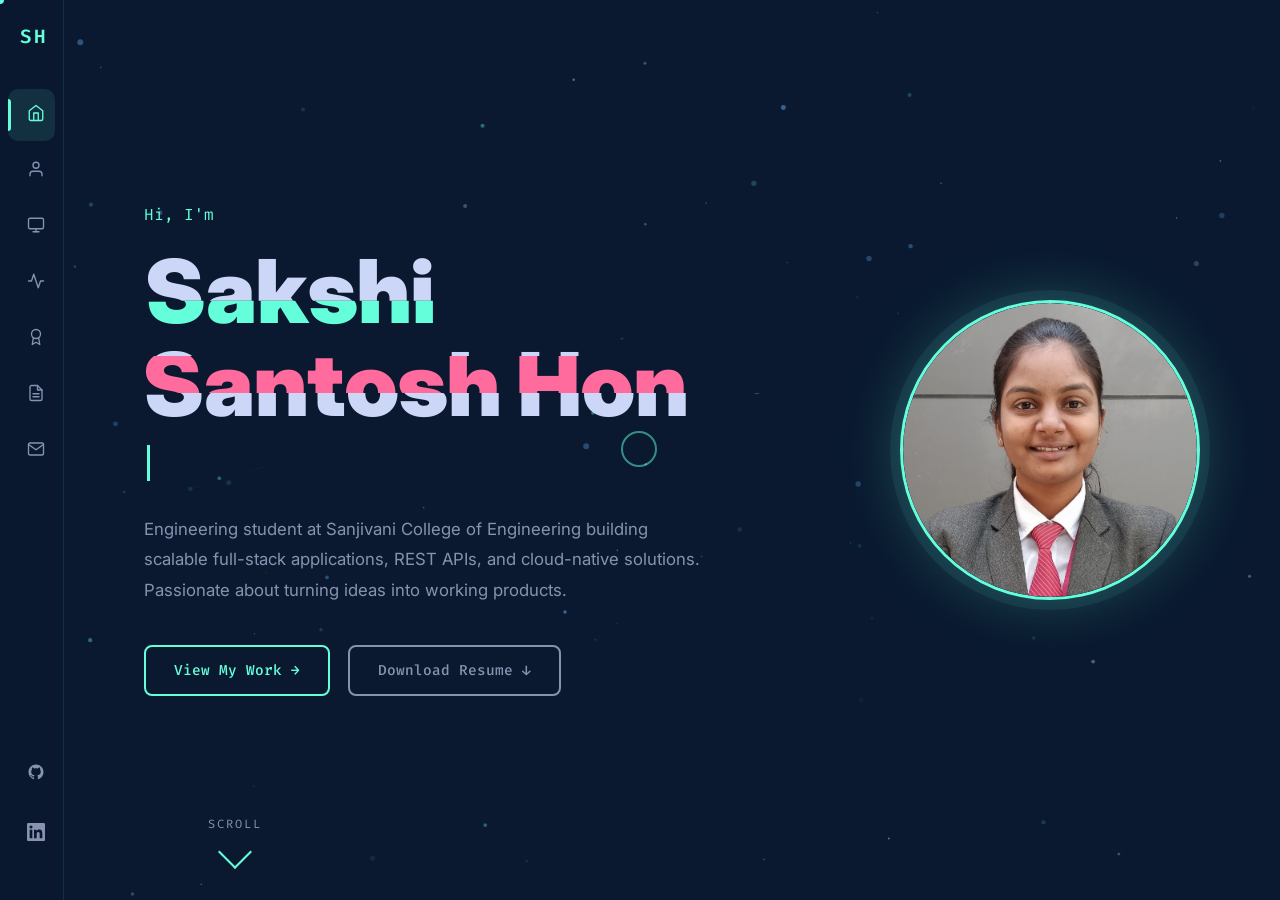
<file: index.html>
<!DOCTYPE html>
<html lang="en">

<head>
  <meta charset="UTF-8" />
  <meta name="viewport" content="width=device-width, initial-scale=1.0" />
  <title>Sakshi Santosh Hon — Data Engineer &amp; ML Engineer</title>
  <meta name="description"
    content="Portfolio of Sakshi Santosh Hon — Data Engineer, ML Engineer, and Full-Stack Developer specializing in AI/ML, ETL pipelines, and deep learning." />
  <link rel="stylesheet" href="css/style.css" />
  <link rel="preconnect" href="https://fonts.googleapis.com" />
  <link rel="preconnect" href="https://fonts.gstatic.com" crossorigin />
</head>

<body>
  <!-- Custom Cursor -->
  <div id="cursor-dot"></div>
  <div id="cursor-ring"></div>

  <!-- Particle Canvas -->
  <canvas id="hero-canvas"></canvas>

  <!-- Sidebar Navigation -->
  <nav id="sidebar">
    <div class="sidebar-logo">
      <span class="short">SH</span>
      <span class="long">Sakshi Hon</span>
    </div>
    <ul class="nav-links">
      <li><a href="index.html" class="nav-link"><span class="nav-icon"><svg width="18" height="18" viewBox="0 0 24 24"
              fill="none" stroke="currentColor" stroke-width="1.8" stroke-linecap="round" stroke-linejoin="round">
              <path d="M3 9l9-7 9 7v11a2 2 0 0 1-2 2H5a2 2 0 0 1-2-2z" />
              <polyline points="9 22 9 12 15 12 15 22" />
            </svg></span><span class="nav-label">Home</span></a></li>
      <li><a href="about.html" class="nav-link"><span class="nav-icon"><svg width="18" height="18" viewBox="0 0 24 24"
              fill="none" stroke="currentColor" stroke-width="1.8" stroke-linecap="round" stroke-linejoin="round">
              <path d="M20 21v-2a4 4 0 0 0-4-4H8a4 4 0 0 0-4 4v2" />
              <circle cx="12" cy="7" r="4" />
            </svg></span><span class="nav-label">About</span></a></li>
      <li><a href="projects.html" class="nav-link"><span class="nav-icon"><svg width="18" height="18"
              viewBox="0 0 24 24" fill="none" stroke="currentColor" stroke-width="1.8" stroke-linecap="round"
              stroke-linejoin="round">
              <rect x="2" y="3" width="20" height="14" rx="2" />
              <line x1="8" y1="21" x2="16" y2="21" />
              <line x1="12" y1="17" x2="12" y2="21" />
            </svg></span><span class="nav-label">Projects</span></a></li>
      <li><a href="skills.html" class="nav-link"><span class="nav-icon"><svg width="18" height="18" viewBox="0 0 24 24"
              fill="none" stroke="currentColor" stroke-width="1.8" stroke-linecap="round" stroke-linejoin="round">
              <polyline points="22 12 18 12 15 21 9 3 6 12 2 12" />
            </svg></span><span class="nav-label">Skills</span></a></li>
      <li><a href="certifications.html" class="nav-link"><span class="nav-icon"><svg width="18" height="18"
              viewBox="0 0 24 24" fill="none" stroke="currentColor" stroke-width="1.8" stroke-linecap="round"
              stroke-linejoin="round">
              <circle cx="12" cy="8" r="6" />
              <path d="M15.477 12.89L17 22l-5-3-5 3 1.523-9.11" />
            </svg></span><span class="nav-label">Certifications</span></a></li>
      <li><a href="resume.html" class="nav-link"><span class="nav-icon"><svg width="18" height="18" viewBox="0 0 24 24"
              fill="none" stroke="currentColor" stroke-width="1.8" stroke-linecap="round" stroke-linejoin="round">
              <path d="M14 2H6a2 2 0 0 0-2 2v16a2 2 0 0 0 2 2h12a2 2 0 0 0 2-2V8z" />
              <polyline points="14 2 14 8 20 8" />
              <line x1="16" y1="13" x2="8" y2="13" />
              <line x1="16" y1="17" x2="8" y2="17" />
            </svg></span><span class="nav-label">Resume</span></a></li>
      <li><a href="contact.html" class="nav-link"><span class="nav-icon"><svg width="18" height="18" viewBox="0 0 24 24"
              fill="none" stroke="currentColor" stroke-width="1.8" stroke-linecap="round" stroke-linejoin="round">
              <path d="M4 4h16c1.1 0 2 .9 2 2v12c0 1.1-.9 2-2 2H4c-1.1 0-2-.9-2-2V6c0-1.1.9-2 2-2z" />
              <polyline points="22,6 12,13 2,6" />
            </svg></span><span class="nav-label">Contact</span></a></li>
    </ul>
    <div class="sidebar-bottom">
      <a href="https://github.com/Sakshihon21" target="_blank" class="nav-link" title="GitHub">
        <span class="nav-icon">
          <svg width="18" height="18" viewBox="0 0 24 24" fill="currentColor">
            <path
              d="M12 2C6.477 2 2 6.484 2 12.017c0 4.425 2.865 8.18 6.839 9.504.5.092.682-.217.682-.483 0-.237-.008-.868-.013-1.703-2.782.605-3.369-1.343-3.369-1.343-.454-1.158-1.11-1.466-1.11-1.466-.908-.62.069-.608.069-.608 1.003.07 1.531 1.032 1.531 1.032.892 1.53 2.341 1.088 2.91.832.092-.647.35-1.088.636-1.338-2.22-.253-4.555-1.113-4.555-4.951 0-1.093.39-1.988 1.029-2.688-.103-.253-.446-1.272.098-2.65 0 0 .84-.27 2.75 1.026A9.564 9.564 0 0112 6.844c.85.004 1.705.115 2.504.337 1.909-1.296 2.747-1.027 2.747-1.027.546 1.379.202 2.398.1 2.651.64.7 1.028 1.595 1.028 2.688 0 3.848-2.339 4.695-4.566 4.943.359.309.678.92.678 1.855 0 1.338-.012 2.419-.012 2.747 0 .268.18.58.688.482A10.019 10.019 0 0022 12.017C22 6.484 17.522 2 12 2z" />
          </svg>
        </span>
        <span class="nav-label">GitHub</span>
      </a>
      <a href="https://www.linkedin.com/in/sakshi-hon-432a20222" target="_blank" class="nav-link" title="LinkedIn">
        <span class="nav-icon">
          <svg width="18" height="18" viewBox="0 0 24 24" fill="currentColor">
            <path
              d="M20.447 20.452h-3.554v-5.569c0-1.328-.027-3.037-1.852-3.037-1.853 0-2.136 1.445-2.136 2.939v5.667H9.351V9h3.414v1.561h.046c.477-.9 1.637-1.85 3.37-1.85 3.601 0 4.267 2.37 4.267 5.455v6.286zM5.337 7.433a2.062 2.062 0 01-2.063-2.065 2.064 2.064 0 112.063 2.065zm1.782 13.019H3.555V9h3.564v11.452zM22.225 0H1.771C.792 0 0 .774 0 1.729v20.542C0 23.227.792 24 1.771 24h20.451C23.2 24 24 23.227 24 22.271V1.729C24 .774 23.2 0 22.222 0h.003z" />
          </svg>
        </span>
        <span class="nav-label">LinkedIn</span>
      </a>
    </div>
  </nav>

  <!-- Mobile Top Navbar -->
  <nav id="top-navbar">
    <span class="navbar-brand">Sakshi Hon</span>
    <button id="hamburger" aria-label="Menu">
      <span></span><span></span><span></span>
    </button>
  </nav>

  <!-- Mobile Drawer -->
  <div id="mobile-drawer">
    <a href="index.html" class="mobile-nav-link"><svg width="16" height="16" viewBox="0 0 24 24" fill="none"
        stroke="currentColor" stroke-width="1.8">
        <path d="M3 9l9-7 9 7v11a2 2 0 0 1-2 2H5a2 2 0 0 1-2-2z" />
        <polyline points="9 22 9 12 15 12 15 22" />
      </svg> Home</a>
    <a href="about.html" class="mobile-nav-link"><svg width="16" height="16" viewBox="0 0 24 24" fill="none"
        stroke="currentColor" stroke-width="1.8">
        <path d="M20 21v-2a4 4 0 0 0-4-4H8a4 4 0 0 0-4 4v2" />
        <circle cx="12" cy="7" r="4" />
      </svg> About</a>
    <a href="projects.html" class="mobile-nav-link"><svg width="16" height="16" viewBox="0 0 24 24" fill="none"
        stroke="currentColor" stroke-width="1.8">
        <rect x="2" y="3" width="20" height="14" rx="2" />
        <line x1="8" y1="21" x2="16" y2="21" />
        <line x1="12" y1="17" x2="12" y2="21" />
      </svg> Projects</a>
    <a href="skills.html" class="mobile-nav-link"><svg width="16" height="16" viewBox="0 0 24 24" fill="none"
        stroke="currentColor" stroke-width="1.8">
        <polyline points="22 12 18 12 15 21 9 3 6 12 2 12" />
      </svg> Skills</a>
    <a href="certifications.html" class="mobile-nav-link"><svg width="16" height="16" viewBox="0 0 24 24" fill="none"
        stroke="currentColor" stroke-width="1.8">
        <circle cx="12" cy="8" r="6" />
        <path d="M15.477 12.89L17 22l-5-3-5 3 1.523-9.11" />
      </svg> Certifications</a>
    <a href="resume.html" class="mobile-nav-link"><svg width="16" height="16" viewBox="0 0 24 24" fill="none"
        stroke="currentColor" stroke-width="1.8">
        <path d="M14 2H6a2 2 0 0 0-2 2v16a2 2 0 0 0 2 2h12a2 2 0 0 0 2-2V8z" />
      </svg> Resume</a>
    <a href="contact.html" class="mobile-nav-link"><svg width="16" height="16" viewBox="0 0 24 24" fill="none"
        stroke="currentColor" stroke-width="1.8">
        <path d="M4 4h16c1.1 0 2 .9 2 2v12c0 1.1-.9 2-2 2H4c-1.1 0-2-.9-2-2V6c0-1.1.9-2 2-2z" />
        <polyline points="22,6 12,13 2,6" />
      </svg> Contact</a>
  </div>

  <!-- Page Wrapper -->
  <main class="page-wrapper">
    <div class="page-content">
      <section class="hero-section">
        <div class="hero-content">
          <p class="hero-pre">Hi, I'm</p>
          <h1 class="hero-name glitch" data-text="Sakshi Santosh Hon">Sakshi Santosh Hon</h1>
          <div class="hero-subtitle">
            <span class="typewriter-text" id="typewriter-text"></span><span class="typewriter-cursor"></span>
          </div>
          <p class="hero-desc">
            Engineering student at Sanjivani College of Engineering building scalable full-stack applications, REST
            APIs, and cloud-native solutions. Passionate about turning ideas into working products.
          </p>
          <div class="hero-cta">
            <a href="projects.html" class="btn btn-primary">View My Work →</a>
            <a href="resume.html" class="btn btn-secondary">Download Resume ↓</a>
          </div>
        </div>

        <!-- Hero Profile Photo -->
        <div class="hero-photo-wrap">
          <div class="hero-photo">
            <img src="assets/PASSPORT.jpg" alt="Sakshi Santosh Hon — Profile Photo" />
          </div>
        </div>
      </section>

      <!-- Scroll Indicator -->
      <div class="scroll-indicator">
        <span>SCROLL</span>
        <div class="scroll-arrow"></div>
      </div>
    </div>
  </main>

  <script src="js/main.js"></script>
</body>

</html>
</file>
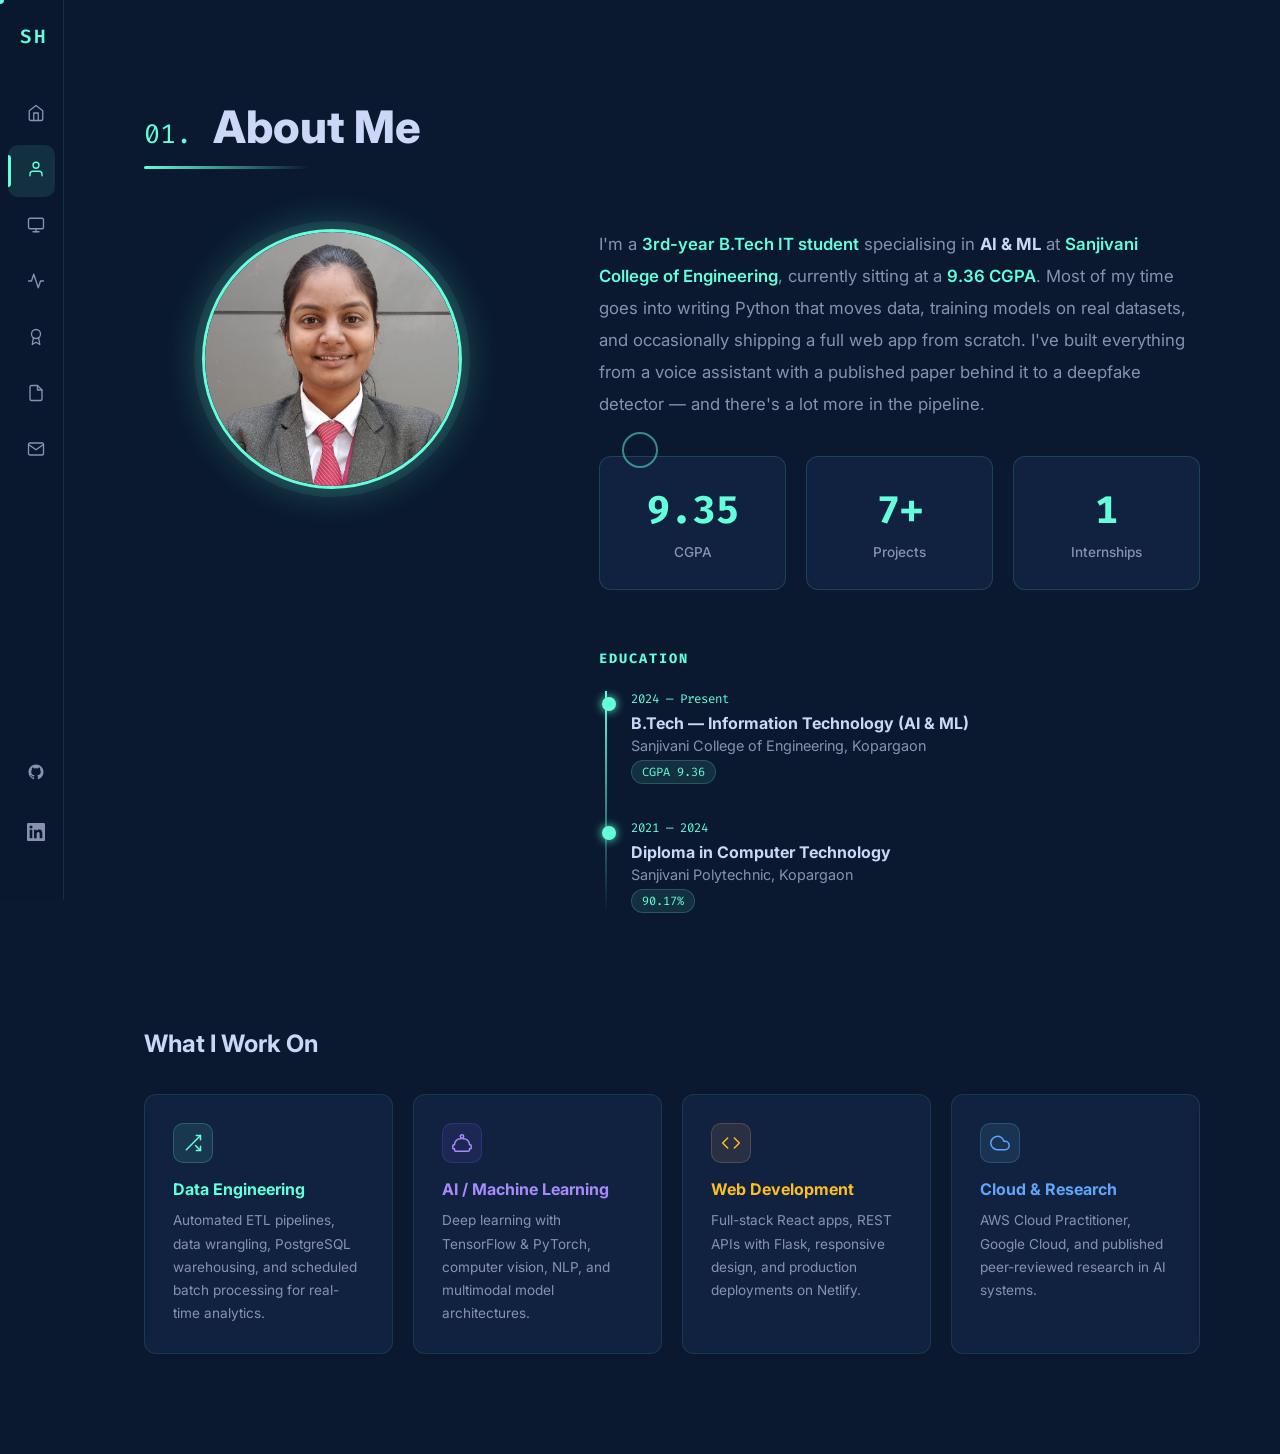
<file: about.html>
<!DOCTYPE html>
<html lang="en">

<head>
  <meta charset="UTF-8" />
  <meta name="viewport" content="width=device-width, initial-scale=1.0" />
  <title>About — Sakshi Santosh Hon</title>
  <meta name="description"
    content="About Sakshi Santosh Hon — B.Tech IT student specializing in AI &amp; ML at Sanjivani College of Engineering with 9.36 CGPA." />
  <link rel="stylesheet" href="css/style.css" />
</head>

<body>
  <div id="cursor-dot"></div>
  <div id="cursor-ring"></div>

  <nav id="sidebar">
    <div class="sidebar-logo"><span class="short">SH</span><span class="long">Sakshi Hon</span></div>
    <ul class="nav-links">
      <li><a href="index.html" class="nav-link"><span class="nav-icon"><svg width="18" height="18" viewBox="0 0 24 24"
              fill="none" stroke="currentColor" stroke-width="1.8" stroke-linecap="round" stroke-linejoin="round">
              <path d="M3 9l9-7 9 7v11a2 2 0 0 1-2 2H5a2 2 0 0 1-2-2z" />
              <polyline points="9 22 9 12 15 12 15 22" />
            </svg></span><span class="nav-label">Home</span></a></li>
      <li><a href="about.html" class="nav-link active"><span class="nav-icon"><svg width="18" height="18"
              viewBox="0 0 24 24" fill="none" stroke="currentColor" stroke-width="1.8" stroke-linecap="round"
              stroke-linejoin="round">
              <path d="M20 21v-2a4 4 0 0 0-4-4H8a4 4 0 0 0-4 4v2" />
              <circle cx="12" cy="7" r="4" />
            </svg></span><span class="nav-label">About</span></a></li>
      <li><a href="projects.html" class="nav-link"><span class="nav-icon"><svg width="18" height="18"
              viewBox="0 0 24 24" fill="none" stroke="currentColor" stroke-width="1.8" stroke-linecap="round"
              stroke-linejoin="round">
              <rect x="2" y="3" width="20" height="14" rx="2" />
              <line x1="8" y1="21" x2="16" y2="21" />
              <line x1="12" y1="17" x2="12" y2="21" />
            </svg></span><span class="nav-label">Projects</span></a></li>
      <li><a href="skills.html" class="nav-link"><span class="nav-icon"><svg width="18" height="18" viewBox="0 0 24 24"
              fill="none" stroke="currentColor" stroke-width="1.8" stroke-linecap="round" stroke-linejoin="round">
              <polyline points="22 12 18 12 15 21 9 3 6 12 2 12" />
            </svg></span><span class="nav-label">Skills</span></a></li>
      <li><a href="certifications.html" class="nav-link"><span class="nav-icon"><svg width="18" height="18"
              viewBox="0 0 24 24" fill="none" stroke="currentColor" stroke-width="1.8" stroke-linecap="round"
              stroke-linejoin="round">
              <circle cx="12" cy="8" r="6" />
              <path d="M15.477 12.89L17 22l-5-3-5 3 1.523-9.11" />
            </svg></span><span class="nav-label">Certifications</span></a></li>
      <li><a href="resume.html" class="nav-link"><span class="nav-icon"><svg width="18" height="18" viewBox="0 0 24 24"
              fill="none" stroke="currentColor" stroke-width="1.8" stroke-linecap="round" stroke-linejoin="round">
              <path d="M14 2H6a2 2 0 0 0-2 2v16a2 2 0 0 0 2 2h12a2 2 0 0 0 2-2V8z" />
              <polyline points="14 2 14 8 20 8" />
            </svg></span><span class="nav-label">Resume</span></a></li>
      <li><a href="contact.html" class="nav-link"><span class="nav-icon"><svg width="18" height="18" viewBox="0 0 24 24"
              fill="none" stroke="currentColor" stroke-width="1.8" stroke-linecap="round" stroke-linejoin="round">
              <path d="M4 4h16c1.1 0 2 .9 2 2v12c0 1.1-.9 2-2 2H4c-1.1 0-2-.9-2-2V6c0-1.1.9-2 2-2z" />
              <polyline points="22,6 12,13 2,6" />
            </svg></span><span class="nav-label">Contact</span></a></li>
    </ul>
    <div class="sidebar-bottom">
      <a href="https://github.com/Sakshihon21" target="_blank" class="nav-link"><span class="nav-icon"><svg width="18"
            height="18" viewBox="0 0 24 24" fill="currentColor">
            <path
              d="M12 2C6.477 2 2 6.484 2 12.017c0 4.425 2.865 8.18 6.839 9.504.5.092.682-.217.682-.483 0-.237-.008-.868-.013-1.703-2.782.605-3.369-1.343-3.369-1.343-.454-1.158-1.11-1.466-1.11-1.466-.908-.62.069-.608.069-.608 1.003.07 1.531 1.032 1.531 1.032.892 1.53 2.341 1.088 2.91.832.092-.647.35-1.088.636-1.338-2.22-.253-4.555-1.113-4.555-4.951 0-1.093.39-1.988 1.029-2.688-.103-.253-.446-1.272.098-2.65 0 0 .84-.27 2.75 1.026A9.564 9.564 0 0112 6.844c.85.004 1.705.115 2.504.337 1.909-1.296 2.747-1.027 2.747-1.027.546 1.379.202 2.398.1 2.651.64.7 1.028 1.595 1.028 2.688 0 3.848-2.339 4.695-4.566 4.943.359.309.678.92.678 1.855 0 1.338-.012 2.419-.012 2.747 0 .268.18.58.688.482A10.019 10.019 0 0022 12.017C22 6.484 17.522 2 12 2z" />
          </svg></span><span class="nav-label">GitHub</span></a>
      <a href="https://www.linkedin.com/in/sakshi-hon-432a20222" target="_blank" class="nav-link"><span
          class="nav-icon"><svg width="18" height="18" viewBox="0 0 24 24" fill="currentColor">
            <path
              d="M20.447 20.452h-3.554v-5.569c0-1.328-.027-3.037-1.852-3.037-1.853 0-2.136 1.445-2.136 2.939v5.667H9.351V9h3.414v1.561h.046c.477-.9 1.637-1.85 3.37-1.85 3.601 0 4.267 2.37 4.267 5.455v6.286zM5.337 7.433a2.062 2.062 0 01-2.063-2.065 2.064 2.064 0 112.063 2.065zm1.782 13.019H3.555V9h3.564v11.452zM22.225 0H1.771C.792 0 0 .774 0 1.729v20.542C0 23.227.792 24 1.771 24h20.451C23.2 24 24 23.227 24 22.271V1.729C24 .774 23.2 0 22.222 0h.003z" />
          </svg></span><span class="nav-label">LinkedIn</span></a>
    </div>
  </nav>

  <nav id="top-navbar">
    <span class="navbar-brand">Sakshi Hon</span>
    <button id="hamburger" aria-label="Menu"><span></span><span></span><span></span></button>
  </nav>
  <div id="mobile-drawer">
    <a href="index.html" class="mobile-nav-link"><svg width="16" height="16" viewBox="0 0 24 24" fill="none"
        stroke="currentColor" stroke-width="1.8">
        <path d="M3 9l9-7 9 7v11a2 2 0 0 1-2 2H5a2 2 0 0 1-2-2z" />
        <polyline points="9 22 9 12 15 12 15 22" />
      </svg> Home</a>
    <a href="about.html" class="mobile-nav-link active"><svg width="16" height="16" viewBox="0 0 24 24" fill="none"
        stroke="currentColor" stroke-width="1.8">
        <path d="M20 21v-2a4 4 0 0 0-4-4H8a4 4 0 0 0-4 4v2" />
        <circle cx="12" cy="7" r="4" />
      </svg> About</a>
    <a href="projects.html" class="mobile-nav-link"><svg width="16" height="16" viewBox="0 0 24 24" fill="none"
        stroke="currentColor" stroke-width="1.8">
        <rect x="2" y="3" width="20" height="14" rx="2" />
        <line x1="8" y1="21" x2="16" y2="21" />
        <line x1="12" y1="17" x2="12" y2="21" />
      </svg> Projects</a>
    <a href="skills.html" class="mobile-nav-link"><svg width="16" height="16" viewBox="0 0 24 24" fill="none"
        stroke="currentColor" stroke-width="1.8">
        <polyline points="22 12 18 12 15 21 9 3 6 12 2 12" />
      </svg> Skills</a>
    <a href="certifications.html" class="mobile-nav-link"><svg width="16" height="16" viewBox="0 0 24 24" fill="none"
        stroke="currentColor" stroke-width="1.8">
        <circle cx="12" cy="8" r="6" />
        <path d="M15.477 12.89L17 22l-5-3-5 3 1.523-9.11" />
      </svg> Certifications</a>
    <a href="resume.html" class="mobile-nav-link"><svg width="16" height="16" viewBox="0 0 24 24" fill="none"
        stroke="currentColor" stroke-width="1.8">
        <path d="M14 2H6a2 2 0 0 0-2 2v16a2 2 0 0 0 2 2h12a2 2 0 0 0 2-2V8z" />
      </svg> Resume</a>
    <a href="contact.html" class="mobile-nav-link"><svg width="16" height="16" viewBox="0 0 24 24" fill="none"
        stroke="currentColor" stroke-width="1.8">
        <path d="M4 4h16c1.1 0 2 .9 2 2v12c0 1.1-.9 2-2 2H4c-1.1 0-2-.9-2-2V6c0-1.1.9-2 2-2z" />
        <polyline points="22,6 12,13 2,6" />
      </svg> Contact</a>
  </div>

  <main class="page-wrapper">
    <div class="page-content">
      <section class="section">
        <h2 class="section-title reveal"><span class="title-number">01.</span> About Me</h2>

        <div class="about-split">
          <!-- Left: Photo -->
          <div class="about-photo-wrap reveal">
            <div class="about-photo"><img src="assets/PASSPORT.jpg" alt="Profile Photo"></div>
          </div>

          <!-- Right: Bio -->
          <div>
            <p class="about-bio reveal">
              I'm a <em>3rd-year B.Tech IT student</em> specialising in <strong>AI &amp; ML</strong>
              at <em>Sanjivani College of Engineering</em>, currently sitting at a <em>9.36 CGPA</em>.
              Most of my time goes into writing Python that moves data, training models on real
              datasets, and occasionally shipping a full web app from scratch.
              I've built everything from a voice assistant with a published paper behind it
              to a deepfake detector — and there's a lot more in the pipeline.
            </p>

            <!-- Stats -->
            <div class="stats-grid reveal">
              <div class="stat-card">
                <span class="stat-number" data-target="9.36" data-suffix="">0</span>
                <span class="stat-label">CGPA</span>
              </div>
              <div class="stat-card">
                <span class="stat-number" data-target="8" data-suffix="+">0</span>
                <span class="stat-label">Projects</span>
              </div>
              <div class="stat-card">
                <span class="stat-number" data-target="2" data-suffix="">0</span>
                <span class="stat-label">Internships</span>
              </div>
            </div>

            <!-- Education Timeline -->
            <div class="reveal">
              <h3
                style="font-family:var(--font-code);color:var(--accent);font-size:0.85rem;letter-spacing:2px;text-transform:uppercase;margin-bottom:24px;">
                Education
              </h3>
              <div class="timeline">
                <div class="timeline-item">
                  <div class="tl-date">2024 — Present</div>
                  <div class="tl-title">B.Tech — Information Technology (AI &amp; ML)</div>
                  <div class="tl-place">Sanjivani College of Engineering, Kopargaon</div>
                  <span class="tl-badge">CGPA 9.36</span>
                </div>
                <div class="timeline-item">
                  <div class="tl-date">2021 — 2024</div>
                  <div class="tl-title">Diploma in Computer Technology</div>
                  <div class="tl-place">Sanjivani Polytechnic, Kopargaon</div>
                  <span class="tl-badge">90.17%</span>
                </div>
              </div>
            </div>
          </div>
        </div>

    <!-- What I Do -->
    <div style="margin-top:80px;">
      <h3 class="reveal" style="font-size:1.5rem;font-weight:700;color:var(--text-primary);margin-bottom:36px;">What
        I Work On</h3>
      <div class="reveal" style="display:grid;grid-template-columns:repeat(auto-fill,minmax(240px,1fr));gap:20px;">

        <div class="card" style="padding:28px;">
          <div
            style="width:40px;height:40px;border-radius:10px;background:var(--accent-dim);border:1px solid rgba(100,255,218,0.2);display:flex;align-items:center;justify-content:center;margin-bottom:16px;">
            <svg width="20" height="20" viewBox="0 0 24 24" fill="none" stroke="var(--accent)" stroke-width="1.8"
              stroke-linecap="round" stroke-linejoin="round">
              <polyline points="16 3 21 3 21 8" />
              <line x1="4" y1="20" x2="21" y2="3" />
              <polyline points="21 16 21 21 16 21" />
              <line x1="15" y1="15" x2="21" y2="21" />
            </svg>
          </div>
          <h4 style="color:var(--accent);margin-bottom:10px;font-size:1rem;">Data Engineering</h4>
          <p style="font-size:0.85rem;color:var(--text-secondary);line-height:1.7;">Automated ETL pipelines, data
            wrangling, PostgreSQL warehousing, and scheduled batch processing for real-time analytics.</p>
        </div>

        <div class="card" style="padding:28px;">
          <div
            style="width:40px;height:40px;border-radius:10px;background:rgba(130,100,255,0.1);border:1px solid rgba(130,100,255,0.2);display:flex;align-items:center;justify-content:center;margin-bottom:16px;">
            <svg width="20" height="20" viewBox="0 0 24 24" fill="none" stroke="#a78bfa" stroke-width="1.8"
              stroke-linecap="round" stroke-linejoin="round">
              <path
                d="M12 2a2 2 0 0 1 2 2c0 .74-.4 1.39-1 1.73V7h1a7 7 0 0 1 7 7h1a1 1 0 0 1 1 1v3a1 1 0 0 1-1 1h-1v1a2 2 0 0 1-2 2H5a2 2 0 0 1-2-2v-1H2a1 1 0 0 1-1-1v-3a1 1 0 0 1 1-1h1a7 7 0 0 1 7-7h1V5.73c-.6-.34-1-.99-1-1.73a2 2 0 0 1 2-2z" />
            </svg>
          </div>
          <h4 style="color:#a78bfa;margin-bottom:10px;font-size:1rem;">AI / Machine Learning</h4>
          <p style="font-size:0.85rem;color:var(--text-secondary);line-height:1.7;">Deep learning with TensorFlow
            &amp; PyTorch, computer vision, NLP, and multimodal model architectures.</p>
        </div>

        <div class="card" style="padding:28px;">
          <div
            style="width:40px;height:40px;border-radius:10px;background:rgba(255,180,100,0.1);border:1px solid rgba(255,180,100,0.2);display:flex;align-items:center;justify-content:center;margin-bottom:16px;">
            <svg width="20" height="20" viewBox="0 0 24 24" fill="none" stroke="#fbbf24" stroke-width="1.8"
              stroke-linecap="round" stroke-linejoin="round">
              <polyline points="16 18 22 12 16 6" />
              <polyline points="8 6 2 12 8 18" />
            </svg>
          </div>
          <h4 style="color:#fbbf24;margin-bottom:10px;font-size:1rem;">Web Development</h4>
          <p style="font-size:0.85rem;color:var(--text-secondary);line-height:1.7;">Full-stack React apps, REST APIs
            with Flask, responsive design, and production deployments on Netlify.</p>
        </div>

        <div class="card" style="padding:28px;">
          <div
            style="width:40px;height:40px;border-radius:10px;background:rgba(100,200,255,0.1);border:1px solid rgba(100,200,255,0.2);display:flex;align-items:center;justify-content:center;margin-bottom:16px;">
            <svg width="20" height="20" viewBox="0 0 24 24" fill="none" stroke="#60a5fa" stroke-width="1.8"
              stroke-linecap="round" stroke-linejoin="round">
              <path d="M18 10h-1.26A8 8 0 1 0 9 20h9a5 5 0 0 0 0-10z" />
            </svg>
          </div>
          <h4 style="color:#60a5fa;margin-bottom:10px;font-size:1rem;">Cloud &amp; Research</h4>
          <p style="font-size:0.85rem;color:var(--text-secondary);line-height:1.7;">AWS Cloud Practitioner, Google
            Cloud, and published peer-reviewed research in AI systems.</p>
        </div>

      </div>
    </div>
      </section>
    </div>
  </main>

  <script src="js/main.js"></script>
</body>

</html>
</file>
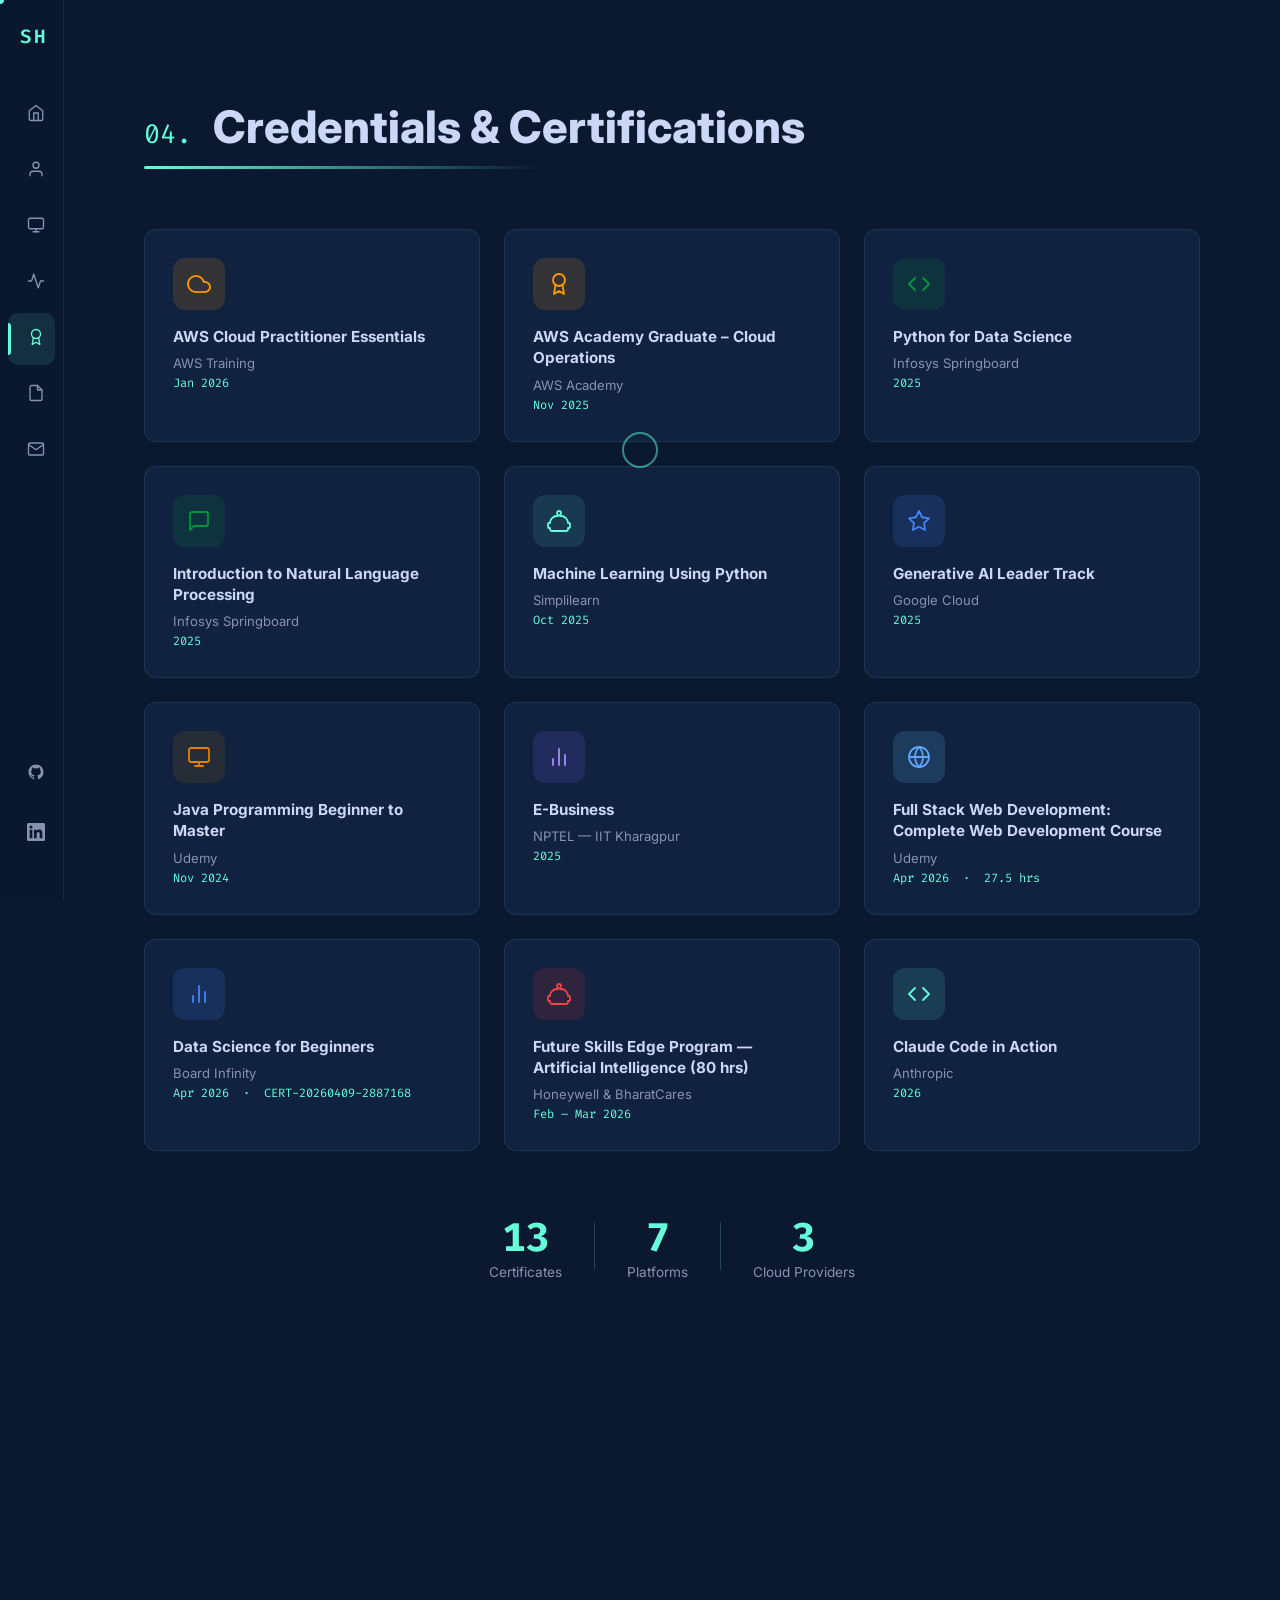
<file: certifications.html>
<!DOCTYPE html>
<html lang="en">
<head>
  <meta charset="UTF-8" />
  <meta name="viewport" content="width=device-width, initial-scale=1.0" />
  <title>Certifications — Sakshi Santosh Hon</title>
  <meta name="description" content="Certifications and credentials of Sakshi Santosh Hon — AWS, Google Cloud, Infosys, and more." />
  <link rel="stylesheet" href="css/style.css" />
</head>
<body>
  <div id="cursor-dot"></div>
  <div id="cursor-ring"></div>

  <nav id="sidebar">
    <div class="sidebar-logo"><span class="short">SH</span><span class="long">Sakshi Hon</span></div>
    <ul class="nav-links">
      <li><a href="index.html" class="nav-link"><span class="nav-icon"><svg width="18" height="18" viewBox="0 0 24 24" fill="none" stroke="currentColor" stroke-width="1.8" stroke-linecap="round" stroke-linejoin="round"><path d="M3 9l9-7 9 7v11a2 2 0 0 1-2 2H5a2 2 0 0 1-2-2z"/><polyline points="9 22 9 12 15 12 15 22"/></svg></span><span class="nav-label">Home</span></a></li>
      <li><a href="about.html" class="nav-link"><span class="nav-icon"><svg width="18" height="18" viewBox="0 0 24 24" fill="none" stroke="currentColor" stroke-width="1.8" stroke-linecap="round" stroke-linejoin="round"><path d="M20 21v-2a4 4 0 0 0-4-4H8a4 4 0 0 0-4 4v2"/><circle cx="12" cy="7" r="4"/></svg></span><span class="nav-label">About</span></a></li>
      <li><a href="projects.html" class="nav-link"><span class="nav-icon"><svg width="18" height="18" viewBox="0 0 24 24" fill="none" stroke="currentColor" stroke-width="1.8" stroke-linecap="round" stroke-linejoin="round"><rect x="2" y="3" width="20" height="14" rx="2"/><line x1="8" y1="21" x2="16" y2="21"/><line x1="12" y1="17" x2="12" y2="21"/></svg></span><span class="nav-label">Projects</span></a></li>
      <li><a href="skills.html" class="nav-link"><span class="nav-icon"><svg width="18" height="18" viewBox="0 0 24 24" fill="none" stroke="currentColor" stroke-width="1.8" stroke-linecap="round" stroke-linejoin="round"><polyline points="22 12 18 12 15 21 9 3 6 12 2 12"/></svg></span><span class="nav-label">Skills</span></a></li>
      <li><a href="certifications.html" class="nav-link active"><span class="nav-icon"><svg width="18" height="18" viewBox="0 0 24 24" fill="none" stroke="currentColor" stroke-width="1.8" stroke-linecap="round" stroke-linejoin="round"><circle cx="12" cy="8" r="6"/><path d="M15.477 12.89L17 22l-5-3-5 3 1.523-9.11"/></svg></span><span class="nav-label">Certifications</span></a></li>
      <li><a href="resume.html" class="nav-link"><span class="nav-icon"><svg width="18" height="18" viewBox="0 0 24 24" fill="none" stroke="currentColor" stroke-width="1.8" stroke-linecap="round" stroke-linejoin="round"><path d="M14 2H6a2 2 0 0 0-2 2v16a2 2 0 0 0 2 2h12a2 2 0 0 0 2-2V8z"/><polyline points="14 2 14 8 20 8"/></svg></span><span class="nav-label">Resume</span></a></li>
      <li><a href="contact.html" class="nav-link"><span class="nav-icon"><svg width="18" height="18" viewBox="0 0 24 24" fill="none" stroke="currentColor" stroke-width="1.8" stroke-linecap="round" stroke-linejoin="round"><path d="M4 4h16c1.1 0 2 .9 2 2v12c0 1.1-.9 2-2 2H4c-1.1 0-2-.9-2-2V6c0-1.1.9-2 2-2z"/><polyline points="22,6 12,13 2,6"/></svg></span><span class="nav-label">Contact</span></a></li>
    </ul>
    <div class="sidebar-bottom">
      <a href="https://github.com/Sakshihon21" target="_blank" class="nav-link"><span class="nav-icon"><svg width="18" height="18" viewBox="0 0 24 24" fill="currentColor"><path d="M12 2C6.477 2 2 6.484 2 12.017c0 4.425 2.865 8.18 6.839 9.504.5.092.682-.217.682-.483 0-.237-.008-.868-.013-1.703-2.782.605-3.369-1.343-3.369-1.343-.454-1.158-1.11-1.466-1.11-1.466-.908-.62.069-.608.069-.608 1.003.07 1.531 1.032 1.531 1.032.892 1.53 2.341 1.088 2.91.832.092-.647.35-1.088.636-1.338-2.22-.253-4.555-1.113-4.555-4.951 0-1.093.39-1.988 1.029-2.688-.103-.253-.446-1.272.098-2.65 0 0 .84-.27 2.75 1.026A9.564 9.564 0 0112 6.844c.85.004 1.705.115 2.504.337 1.909-1.296 2.747-1.027 2.747-1.027.546 1.379.202 2.398.1 2.651.64.7 1.028 1.595 1.028 2.688 0 3.848-2.339 4.695-4.566 4.943.359.309.678.92.678 1.855 0 1.338-.012 2.419-.012 2.747 0 .268.18.58.688.482A10.019 10.019 0 0022 12.017C22 6.484 17.522 2 12 2z"/></svg></span><span class="nav-label">GitHub</span></a>
      <a href="https://www.linkedin.com/in/sakshi-hon-432a20222" target="_blank" class="nav-link"><span class="nav-icon"><svg width="18" height="18" viewBox="0 0 24 24" fill="currentColor"><path d="M20.447 20.452h-3.554v-5.569c0-1.328-.027-3.037-1.852-3.037-1.853 0-2.136 1.445-2.136 2.939v5.667H9.351V9h3.414v1.561h.046c.477-.9 1.637-1.85 3.37-1.85 3.601 0 4.267 2.37 4.267 5.455v6.286zM5.337 7.433a2.062 2.062 0 01-2.063-2.065 2.064 2.064 0 112.063 2.065zm1.782 13.019H3.555V9h3.564v11.452zM22.225 0H1.771C.792 0 0 .774 0 1.729v20.542C0 23.227.792 24 1.771 24h20.451C23.2 24 24 23.227 24 22.271V1.729C24 .774 23.2 0 22.222 0h.003z"/></svg></span><span class="nav-label">LinkedIn</span></a>
    </div>
  </nav>

  <nav id="top-navbar">
    <span class="navbar-brand">Sakshi Hon</span>
    <button id="hamburger" aria-label="Menu"><span></span><span></span><span></span></button>
  </nav>
  <div id="mobile-drawer">
    <a href="index.html" class="mobile-nav-link"><svg width="16" height="16" viewBox="0 0 24 24" fill="none" stroke="currentColor" stroke-width="1.8"><path d="M3 9l9-7 9 7v11a2 2 0 0 1-2 2H5a2 2 0 0 1-2-2z"/><polyline points="9 22 9 12 15 12 15 22"/></svg> Home</a>
    <a href="about.html" class="mobile-nav-link"><svg width="16" height="16" viewBox="0 0 24 24" fill="none" stroke="currentColor" stroke-width="1.8"><path d="M20 21v-2a4 4 0 0 0-4-4H8a4 4 0 0 0-4 4v2"/><circle cx="12" cy="7" r="4"/></svg> About</a>
    <a href="projects.html" class="mobile-nav-link"><svg width="16" height="16" viewBox="0 0 24 24" fill="none" stroke="currentColor" stroke-width="1.8"><rect x="2" y="3" width="20" height="14" rx="2"/><line x1="8" y1="21" x2="16" y2="21"/><line x1="12" y1="17" x2="12" y2="21"/></svg> Projects</a>
    <a href="skills.html" class="mobile-nav-link"><svg width="16" height="16" viewBox="0 0 24 24" fill="none" stroke="currentColor" stroke-width="1.8"><polyline points="22 12 18 12 15 21 9 3 6 12 2 12"/></svg> Skills</a>
    <a href="certifications.html" class="mobile-nav-link active"><svg width="16" height="16" viewBox="0 0 24 24" fill="none" stroke="currentColor" stroke-width="1.8"><circle cx="12" cy="8" r="6"/><path d="M15.477 12.89L17 22l-5-3-5 3 1.523-9.11"/></svg> Certifications</a>
    <a href="resume.html" class="mobile-nav-link"><svg width="16" height="16" viewBox="0 0 24 24" fill="none" stroke="currentColor" stroke-width="1.8"><path d="M14 2H6a2 2 0 0 0-2 2v16a2 2 0 0 0 2 2h12a2 2 0 0 0 2-2V8z"/></svg> Resume</a>
    <a href="contact.html" class="mobile-nav-link"><svg width="16" height="16" viewBox="0 0 24 24" fill="none" stroke="currentColor" stroke-width="1.8"><path d="M4 4h16c1.1 0 2 .9 2 2v12c0 1.1-.9 2-2 2H4c-1.1 0-2-.9-2-2V6c0-1.1.9-2 2-2z"/><polyline points="22,6 12,13 2,6"/></svg> Contact</a>
  </div>

  <main class="page-wrapper">
    <div class="page-content">
      <section class="section">
        <h2 class="section-title reveal"><span class="title-number">04.</span> Credentials &amp; Certifications</h2>

        <div class="certs-grid">

          <!-- 1: AWS Cloud Practitioner -->
          <div class="cert-card">
            <div class="cert-icon" style="background:rgba(255,153,0,0.15);color:#ff9900;">
              <svg width="24" height="24" viewBox="0 0 24 24" fill="none" stroke="currentColor" stroke-width="1.8" stroke-linecap="round" stroke-linejoin="round"><path d="M18 10h-1.26A8 8 0 1 0 9 20h9a5 5 0 0 0 0-10z"/></svg>
            </div>
            <div class="cert-name">AWS Cloud Practitioner Essentials</div>
            <div class="cert-issuer">AWS Training</div>
            <div class="cert-date">Jan 2026</div>
          </div>

          <!-- 2: AWS Cloud Operations -->
          <div class="cert-card">
            <div class="cert-icon" style="background:rgba(255,153,0,0.15);color:#ff9900;">
              <svg width="24" height="24" viewBox="0 0 24 24" fill="none" stroke="currentColor" stroke-width="1.8" stroke-linecap="round" stroke-linejoin="round"><circle cx="12" cy="8" r="6"/><path d="M15.477 12.89L17 22l-5-3-5 3 1.523-9.11"/></svg>
            </div>
            <div class="cert-name">AWS Academy Graduate – Cloud Operations</div>
            <div class="cert-issuer">AWS Academy</div>
            <div class="cert-date">Nov 2025</div>
          </div>

          <!-- 3: Python for Data Science -->
          <div class="cert-card">
            <div class="cert-icon" style="background:rgba(0,150,57,0.15);color:#009639;">
              <svg width="24" height="24" viewBox="0 0 24 24" fill="none" stroke="currentColor" stroke-width="1.8" stroke-linecap="round" stroke-linejoin="round"><polyline points="16 18 22 12 16 6"/><polyline points="8 6 2 12 8 18"/></svg>
            </div>
            <div class="cert-name">Python for Data Science</div>
            <div class="cert-issuer">Infosys Springboard</div>
            <div class="cert-date">2025</div>
          </div>

          <!-- 4: NLP -->
          <div class="cert-card">
            <div class="cert-icon" style="background:rgba(0,150,57,0.15);color:#009639;">
              <svg width="24" height="24" viewBox="0 0 24 24" fill="none" stroke="currentColor" stroke-width="1.8" stroke-linecap="round" stroke-linejoin="round"><path d="M21 15a2 2 0 0 1-2 2H7l-4 4V5a2 2 0 0 1 2-2h14a2 2 0 0 1 2 2z"/></svg>
            </div>
            <div class="cert-name">Introduction to Natural Language Processing</div>
            <div class="cert-issuer">Infosys Springboard</div>
            <div class="cert-date">2025</div>
          </div>

          <!-- 5: ML Using Python -->
          <div class="cert-card">
            <div class="cert-icon" style="background:rgba(100,255,218,0.1);color:#64ffda;">
              <svg width="24" height="24" viewBox="0 0 24 24" fill="none" stroke="currentColor" stroke-width="1.8" stroke-linecap="round" stroke-linejoin="round"><path d="M12 2a2 2 0 0 1 2 2c0 .74-.4 1.39-1 1.73V7h1a7 7 0 0 1 7 7h1a1 1 0 0 1 1 1v3a1 1 0 0 1-1 1h-1v1a2 2 0 0 1-2 2H5a2 2 0 0 1-2-2v-1H2a1 1 0 0 1-1-1v-3a1 1 0 0 1 1-1h1a7 7 0 0 1 7-7h1V5.73c-.6-.34-1-.99-1-1.73a2 2 0 0 1 2-2z"/></svg>
            </div>
            <div class="cert-name">Machine Learning Using Python</div>
            <div class="cert-issuer">Simplilearn</div>
            <div class="cert-date">Oct 2025</div>
          </div>

          <!-- 6: Google Cloud GenAI -->
          <div class="cert-card">
            <div class="cert-icon" style="background:rgba(66,133,244,0.15);color:#4285f4;">
              <svg width="24" height="24" viewBox="0 0 24 24" fill="none" stroke="currentColor" stroke-width="1.8" stroke-linecap="round" stroke-linejoin="round"><polygon points="12 2 15.09 8.26 22 9.27 17 14.14 18.18 21.02 12 17.77 5.82 21.02 7 14.14 2 9.27 8.91 8.26 12 2"/></svg>
            </div>
            <div class="cert-name">Generative AI Leader Track</div>
            <div class="cert-issuer">Google Cloud</div>
            <div class="cert-date">2025</div>
          </div>

          <!-- 7: Java -->
          <div class="cert-card">
            <div class="cert-icon" style="background:rgba(169,106,0,0.15);color:#e67e00;">
              <svg width="24" height="24" viewBox="0 0 24 24" fill="none" stroke="currentColor" stroke-width="1.8" stroke-linecap="round" stroke-linejoin="round"><rect x="2" y="3" width="20" height="14" rx="2"/><line x1="8" y1="21" x2="16" y2="21"/><line x1="12" y1="17" x2="12" y2="21"/></svg>
            </div>
            <div class="cert-name">Java Programming Beginner to Master</div>
            <div class="cert-issuer">Udemy</div>
            <div class="cert-date">Nov 2024</div>
          </div>

          <!-- 8: E-Business -->
          <div class="cert-card">
            <div class="cert-icon" style="background:rgba(130,100,255,0.15);color:#a78bfa;">
              <svg width="24" height="24" viewBox="0 0 24 24" fill="none" stroke="currentColor" stroke-width="1.8" stroke-linecap="round" stroke-linejoin="round"><line x1="18" y1="20" x2="18" y2="10"/><line x1="12" y1="20" x2="12" y2="4"/><line x1="6" y1="20" x2="6" y2="14"/></svg>
            </div>
            <div class="cert-name">E-Business</div>
            <div class="cert-issuer">NPTEL — IIT Kharagpur</div>
            <div class="cert-date">2025</div>
          </div>

          <!-- 9: Full Stack Web Dev — Udemy 2026 -->
          <div class="cert-card">
            <div class="cert-icon" style="background:rgba(100,200,255,0.15);color:#60a5fa;">
              <svg width="24" height="24" viewBox="0 0 24 24" fill="none" stroke="currentColor" stroke-width="1.8" stroke-linecap="round" stroke-linejoin="round"><circle cx="12" cy="12" r="10"/><line x1="2" y1="12" x2="22" y2="12"/><path d="M12 2a15.3 15.3 0 0 1 4 10 15.3 15.3 0 0 1-4 10 15.3 15.3 0 0 1-4-10 15.3 15.3 0 0 1 4-10z"/></svg>
            </div>
            <div class="cert-name">Full Stack Web Development: Complete Web Development Course</div>
            <div class="cert-issuer">Udemy</div>
            <div class="cert-date">Apr 2026 &nbsp;·&nbsp; 27.5 hrs</div>
          </div>

          <!-- 10: Data Science for Beginners — Board Infinity -->
          <div class="cert-card">
            <div class="cert-icon" style="background:rgba(66,133,244,0.15);color:#4285f4;">
              <svg width="24" height="24" viewBox="0 0 24 24" fill="none" stroke="currentColor" stroke-width="1.8" stroke-linecap="round" stroke-linejoin="round"><line x1="18" y1="20" x2="18" y2="10"/><line x1="12" y1="20" x2="12" y2="4"/><line x1="6" y1="20" x2="6" y2="14"/></svg>
            </div>
            <div class="cert-name">Data Science for Beginners</div>
            <div class="cert-issuer">Board Infinity</div>
            <div class="cert-date">Apr 2026 &nbsp;·&nbsp; CERT-20260409-2887168</div>
          </div>

          <!-- 11: Honeywell AI — Future Skills Edge -->
          <div class="cert-card">
            <div class="cert-icon" style="background:rgba(220,50,50,0.15);color:#ef4444;">
              <svg width="24" height="24" viewBox="0 0 24 24" fill="none" stroke="currentColor" stroke-width="1.8" stroke-linecap="round" stroke-linejoin="round"><path d="M12 2a2 2 0 0 1 2 2c0 .74-.4 1.39-1 1.73V7h1a7 7 0 0 1 7 7h1a1 1 0 0 1 1 1v3a1 1 0 0 1-1 1h-1v1a2 2 0 0 1-2 2H5a2 2 0 0 1-2-2v-1H2a1 1 0 0 1-1-1v-3a1 1 0 0 1 1-1h1a7 7 0 0 1 7-7h1V5.73c-.6-.34-1-.99-1-1.73a2 2 0 0 1 2-2z"/></svg>
            </div>
            <div class="cert-name">Future Skills Edge Program — Artificial Intelligence (80 hrs)</div>
            <div class="cert-issuer">Honeywell &amp; BharatCares</div>
            <div class="cert-date">Feb – Mar 2026</div>
          </div>

          <!-- 12: Anthropic — Claude Code in Action -->
          <div class="cert-card">
            <div class="cert-icon" style="background:rgba(100,255,218,0.12);color:#64ffda;">
              <svg width="24" height="24" viewBox="0 0 24 24" fill="none" stroke="currentColor" stroke-width="1.8" stroke-linecap="round" stroke-linejoin="round"><polyline points="16 18 22 12 16 6"/><polyline points="8 6 2 12 8 18"/></svg>
            </div>
            <div class="cert-name">Claude Code in Action</div>
            <div class="cert-issuer">Anthropic</div>
            <div class="cert-date">2026</div>
          </div>

        </div>

        <!-- Stats row -->
        <div class="reveal" style="margin-top:60px;display:flex;gap:32px;flex-wrap:wrap;align-items:center;justify-content:center;">
          <div style="text-align:center;">
            <div style="font-size:2.5rem;font-weight:900;color:var(--accent);font-family:var(--font-code);">13</div>
            <div style="font-size:0.85rem;color:var(--text-secondary);">Certificates</div>
          </div>
          <div style="width:1px;height:48px;background:rgba(100,255,218,0.2);"></div>
          <div style="text-align:center;">
            <div style="font-size:2.5rem;font-weight:900;color:var(--accent);font-family:var(--font-code);">7</div>
            <div style="font-size:0.85rem;color:var(--text-secondary);">Platforms</div>
          </div>
          <div style="width:1px;height:48px;background:rgba(100,255,218,0.2);"></div>
          <div style="text-align:center;">
            <div style="font-size:2.5rem;font-weight:900;color:var(--accent);font-family:var(--font-code);">3</div>
            <div style="font-size:0.85rem;color:var(--text-secondary);">Cloud Providers</div>
          </div>
        </div>
      </section>
    </div>
  </main>

  <script src="js/main.js"></script>
</body>
</html>
</file>
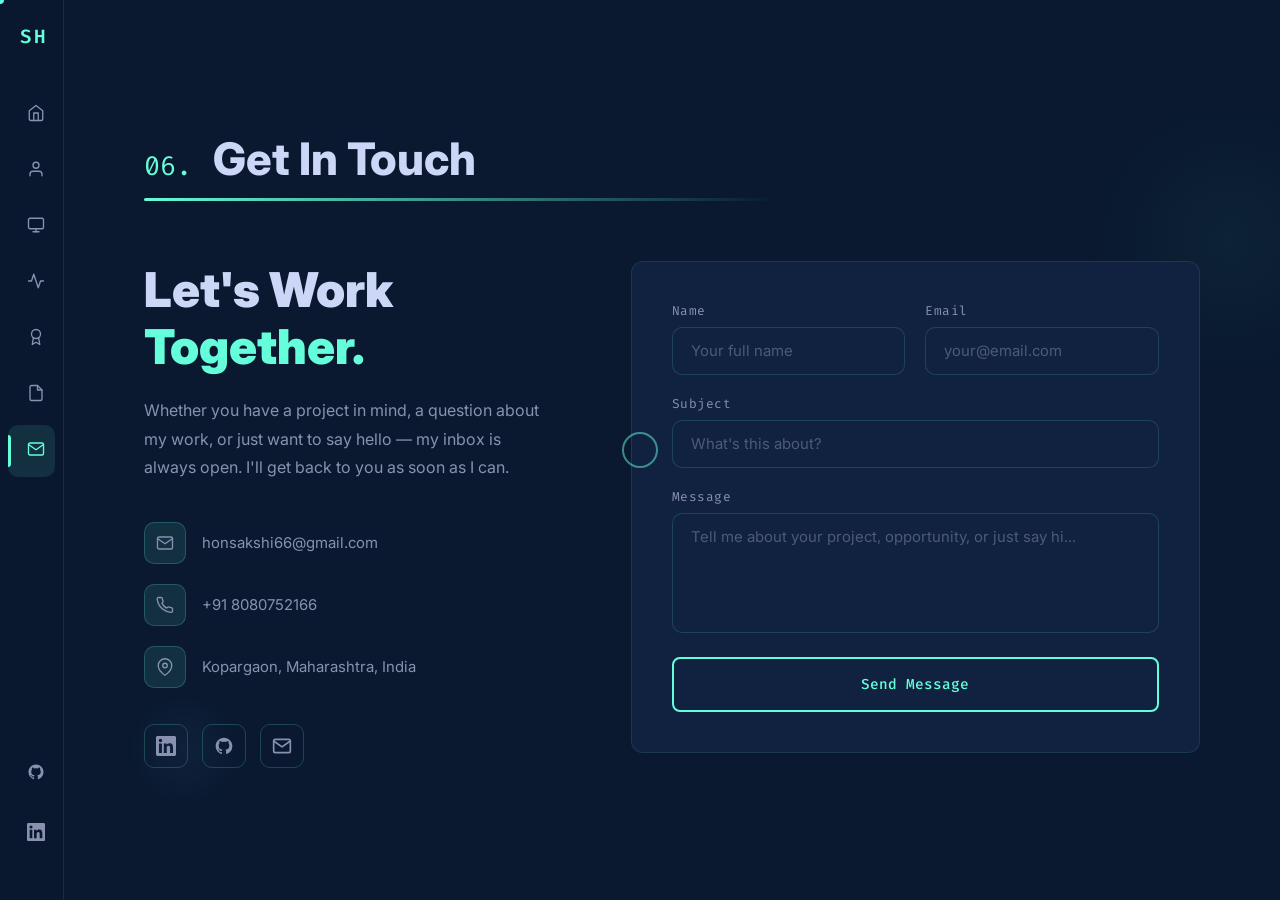
<file: contact.html>
<!DOCTYPE html>
<html lang="en">

<head>
  <meta charset="UTF-8" />
  <meta name="viewport" content="width=device-width, initial-scale=1.0" />
  <title>Contact — Sakshi Santosh Hon</title>
  <meta name="description"
    content="Get in touch with Sakshi Santosh Hon — Data Engineer, ML Engineer, Software Developer." />
  <link rel="stylesheet" href="css/style.css" />
</head>

<body>
  <div id="cursor-dot"></div>
  <div id="cursor-ring"></div>

  <nav id="sidebar">
    <div class="sidebar-logo"><span class="short">SH</span><span class="long">Sakshi Hon</span></div>
    <ul class="nav-links">
      <li><a href="index.html" class="nav-link"><span class="nav-icon"><svg width="18" height="18" viewBox="0 0 24 24"
              fill="none" stroke="currentColor" stroke-width="1.8" stroke-linecap="round" stroke-linejoin="round">
              <path d="M3 9l9-7 9 7v11a2 2 0 0 1-2 2H5a2 2 0 0 1-2-2z" />
              <polyline points="9 22 9 12 15 12 15 22" />
            </svg></span><span class="nav-label">Home</span></a></li>
      <li><a href="about.html" class="nav-link"><span class="nav-icon"><svg width="18" height="18" viewBox="0 0 24 24"
              fill="none" stroke="currentColor" stroke-width="1.8" stroke-linecap="round" stroke-linejoin="round">
              <path d="M20 21v-2a4 4 0 0 0-4-4H8a4 4 0 0 0-4 4v2" />
              <circle cx="12" cy="7" r="4" />
            </svg></span><span class="nav-label">About</span></a></li>
      <li><a href="projects.html" class="nav-link"><span class="nav-icon"><svg width="18" height="18"
              viewBox="0 0 24 24" fill="none" stroke="currentColor" stroke-width="1.8" stroke-linecap="round"
              stroke-linejoin="round">
              <rect x="2" y="3" width="20" height="14" rx="2" />
              <line x1="8" y1="21" x2="16" y2="21" />
              <line x1="12" y1="17" x2="12" y2="21" />
            </svg></span><span class="nav-label">Projects</span></a></li>
      <li><a href="skills.html" class="nav-link"><span class="nav-icon"><svg width="18" height="18" viewBox="0 0 24 24"
              fill="none" stroke="currentColor" stroke-width="1.8" stroke-linecap="round" stroke-linejoin="round">
              <polyline points="22 12 18 12 15 21 9 3 6 12 2 12" />
            </svg></span><span class="nav-label">Skills</span></a></li>
      <li><a href="certifications.html" class="nav-link"><span class="nav-icon"><svg width="18" height="18"
              viewBox="0 0 24 24" fill="none" stroke="currentColor" stroke-width="1.8" stroke-linecap="round"
              stroke-linejoin="round">
              <circle cx="12" cy="8" r="6" />
              <path d="M15.477 12.89L17 22l-5-3-5 3 1.523-9.11" />
            </svg></span><span class="nav-label">Certifications</span></a></li>
      <li><a href="resume.html" class="nav-link"><span class="nav-icon"><svg width="18" height="18" viewBox="0 0 24 24"
              fill="none" stroke="currentColor" stroke-width="1.8" stroke-linecap="round" stroke-linejoin="round">
              <path d="M14 2H6a2 2 0 0 0-2 2v16a2 2 0 0 0 2 2h12a2 2 0 0 0 2-2V8z" />
              <polyline points="14 2 14 8 20 8" />
            </svg></span><span class="nav-label">Resume</span></a></li>
      <li><a href="contact.html" class="nav-link active"><span class="nav-icon"><svg width="18" height="18"
              viewBox="0 0 24 24" fill="none" stroke="currentColor" stroke-width="1.8" stroke-linecap="round"
              stroke-linejoin="round">
              <path d="M4 4h16c1.1 0 2 .9 2 2v12c0 1.1-.9 2-2 2H4c-1.1 0-2-.9-2-2V6c0-1.1.9-2 2-2z" />
              <polyline points="22,6 12,13 2,6" />
            </svg></span><span class="nav-label">Contact</span></a></li>
    </ul>
    <div class="sidebar-bottom">
      <a href="https://github.com/Sakshihon21" target="_blank" class="nav-link"><span class="nav-icon"><svg width="18"
            height="18" viewBox="0 0 24 24" fill="currentColor">
            <path
              d="M12 2C6.477 2 2 6.484 2 12.017c0 4.425 2.865 8.18 6.839 9.504.5.092.682-.217.682-.483 0-.237-.008-.868-.013-1.703-2.782.605-3.369-1.343-3.369-1.343-.454-1.158-1.11-1.466-1.11-1.466-.908-.62.069-.608.069-.608 1.003.07 1.531 1.032 1.531 1.032.892 1.53 2.341 1.088 2.91.832.092-.647.35-1.088.636-1.338-2.22-.253-4.555-1.113-4.555-4.951 0-1.093.39-1.988 1.029-2.688-.103-.253-.446-1.272.098-2.65 0 0 .84-.27 2.75 1.026A9.564 9.564 0 0112 6.844c.85.004 1.705.115 2.504.337 1.909-1.296 2.747-1.027 2.747-1.027.546 1.379.202 2.398.1 2.651.64.7 1.028 1.595 1.028 2.688 0 3.848-2.339 4.695-4.566 4.943.359.309.678.92.678 1.855 0 1.338-.012 2.419-.012 2.747 0 .268.18.58.688.482A10.019 10.019 0 0022 12.017C22 6.484 17.522 2 12 2z" />
          </svg></span><span class="nav-label">GitHub</span></a>
      <a href="https://www.linkedin.com/in/sakshi-hon-432a20222" target="_blank" class="nav-link"><span
          class="nav-icon"><svg width="18" height="18" viewBox="0 0 24 24" fill="currentColor">
            <path
              d="M20.447 20.452h-3.554v-5.569c0-1.328-.027-3.037-1.852-3.037-1.853 0-2.136 1.445-2.136 2.939v5.667H9.351V9h3.414v1.561h.046c.477-.9 1.637-1.85 3.37-1.85 3.601 0 4.267 2.37 4.267 5.455v6.286zM5.337 7.433a2.062 2.062 0 01-2.063-2.065 2.064 2.064 0 112.063 2.065zm1.782 13.019H3.555V9h3.564v11.452zM22.225 0H1.771C.792 0 0 .774 0 1.729v20.542C0 23.227.792 24 1.771 24h20.451C23.2 24 24 23.227 24 22.271V1.729C24 .774 23.2 0 22.222 0h.003z" />
          </svg></span><span class="nav-label">LinkedIn</span></a>
    </div>
  </nav>

  <nav id="top-navbar">
    <span class="navbar-brand">Sakshi Hon</span>
    <button id="hamburger" aria-label="Menu"><span></span><span></span><span></span></button>
  </nav>
  <div id="mobile-drawer">
    <a href="index.html" class="mobile-nav-link"><svg width="16" height="16" viewBox="0 0 24 24" fill="none"
        stroke="currentColor" stroke-width="1.8">
        <path d="M3 9l9-7 9 7v11a2 2 0 0 1-2 2H5a2 2 0 0 1-2-2z" />
        <polyline points="9 22 9 12 15 12 15 22" />
      </svg> Home</a>
    <a href="about.html" class="mobile-nav-link"><svg width="16" height="16" viewBox="0 0 24 24" fill="none"
        stroke="currentColor" stroke-width="1.8">
        <path d="M20 21v-2a4 4 0 0 0-4-4H8a4 4 0 0 0-4 4v2" />
        <circle cx="12" cy="7" r="4" />
      </svg> About</a>
    <a href="projects.html" class="mobile-nav-link"><svg width="16" height="16" viewBox="0 0 24 24" fill="none"
        stroke="currentColor" stroke-width="1.8">
        <rect x="2" y="3" width="20" height="14" rx="2" />
      </svg> Projects</a>
    <a href="skills.html" class="mobile-nav-link"><svg width="16" height="16" viewBox="0 0 24 24" fill="none"
        stroke="currentColor" stroke-width="1.8">
        <polyline points="22 12 18 12 15 21 9 3 6 12 2 12" />
      </svg> Skills</a>
    <a href="certifications.html" class="mobile-nav-link"><svg width="16" height="16" viewBox="0 0 24 24" fill="none"
        stroke="currentColor" stroke-width="1.8">
        <circle cx="12" cy="8" r="6" />
      </svg> Certifications</a>
    <a href="resume.html" class="mobile-nav-link"><svg width="16" height="16" viewBox="0 0 24 24" fill="none"
        stroke="currentColor" stroke-width="1.8">
        <path d="M14 2H6a2 2 0 0 0-2 2v16a2 2 0 0 0 2 2h12a2 2 0 0 0 2-2V8z" />
      </svg> Resume</a>
    <a href="contact.html" class="mobile-nav-link active"><svg width="16" height="16" viewBox="0 0 24 24" fill="none"
        stroke="currentColor" stroke-width="1.8">
        <path d="M4 4h16c1.1 0 2 .9 2 2v12c0 1.1-.9 2-2 2H4c-1.1 0-2-.9-2-2V6c0-1.1.9-2 2-2z" />
      </svg> Contact</a>
  </div>

  <main class="page-wrapper">
    <div class="page-content">
      <section class="section" style="position:relative;min-height:100vh;display:flex;align-items:center;">

        <!-- Geometric Background Shapes -->
        <div class="geo-shape geo-1"></div>
        <div class="geo-shape geo-2"></div>
        <div class="geo-shape geo-3"></div>

        <div style="width:100%;">
          <h2 class="section-title reveal" style="display:block;">
            <span class="title-number">06.</span> Get In Touch
          </h2>

          <div class="contact-split">
            <!-- Left: Info -->
            <div class="reveal">
              <h3 class="contact-heading">Let's Work <span>Together.</span></h3>
              <p class="contact-tagline">
                Whether you have a project in mind, a question about my work, or just want
                to say hello — my inbox is always open. I'll get back to you as soon as I can.
              </p>

              <div class="contact-info-list">
                <a href="mailto:honsakshi66@gmail.com" class="contact-info-item">
                  <div class="contact-info-icon">
                    <svg width="18" height="18" viewBox="0 0 24 24" fill="none" stroke="currentColor" stroke-width="1.8"
                      stroke-linecap="round" stroke-linejoin="round">
                      <path d="M4 4h16c1.1 0 2 .9 2 2v12c0 1.1-.9 2-2 2H4c-1.1 0-2-.9-2-2V6c0-1.1.9-2 2-2z" />
                      <polyline points="22,6 12,13 2,6" />
                    </svg>
                  </div>
                  <span>honsakshi66@gmail.com</span>
                </a>
                <a href="tel:+918080752166" class="contact-info-item">
                  <div class="contact-info-icon">
                    <svg width="18" height="18" viewBox="0 0 24 24" fill="none" stroke="currentColor" stroke-width="1.8"
                      stroke-linecap="round" stroke-linejoin="round">
                      <path
                        d="M22 16.92v3a2 2 0 0 1-2.18 2 19.79 19.79 0 0 1-8.63-3.07A19.5 19.5 0 0 1 4.69 13a19.79 19.79 0 0 1-3.07-8.67A2 2 0 0 1 3.6 2h3a2 2 0 0 1 2 1.72c.127.96.361 1.903.7 2.81a2 2 0 0 1-.45 2.11L7.91 9.91a16 16 0 0 0 6.18 6.18l1.27-.92a2 2 0 0 1 2.11-.45c.907.339 1.85.573 2.81.7A2 2 0 0 1 22 16.92z" />
                    </svg>
                  </div>
                  <span>+91 8080752166</span>
                </a>
                <div class="contact-info-item">
                  <div class="contact-info-icon">
                    <svg width="18" height="18" viewBox="0 0 24 24" fill="none" stroke="currentColor" stroke-width="1.8"
                      stroke-linecap="round" stroke-linejoin="round">
                      <path d="M21 10c0 7-9 13-9 13s-9-6-9-13a9 9 0 0 1 18 0z" />
                      <circle cx="12" cy="10" r="3" />
                    </svg>
                  </div>
                  <span>Kopargaon, Maharashtra, India</span>
                </div>
              </div>

              <div class="contact-socials">
                <a href="https://www.linkedin.com/in/sakshi-hon-432a20222" target="_blank" class="contact-social-btn"
                  title="LinkedIn" aria-label="LinkedIn">
                  <svg width="20" height="20" viewBox="0 0 24 24" fill="currentColor">
                    <path
                      d="M20.447 20.452h-3.554v-5.569c0-1.328-.027-3.037-1.852-3.037-1.853 0-2.136 1.445-2.136 2.939v5.667H9.351V9h3.414v1.561h.046c.477-.9 1.637-1.85 3.37-1.85 3.601 0 4.267 2.37 4.267 5.455v6.286zM5.337 7.433a2.062 2.062 0 01-2.063-2.065 2.064 2.064 0 112.063 2.065zm1.782 13.019H3.555V9h3.564v11.452zM22.225 0H1.771C.792 0 0 .774 0 1.729v20.542C0 23.227.792 24 1.771 24h20.451C23.2 24 24 23.227 24 22.271V1.729C24 .774 23.2 0 22.222 0h.003z" />
                  </svg>
                </a>
                <a href="https://github.com/Sakshihon21" target="_blank" class="contact-social-btn" title="GitHub"
                  aria-label="GitHub">
                  <svg width="20" height="20" viewBox="0 0 24 24" fill="currentColor">
                    <path
                      d="M12 2C6.477 2 2 6.484 2 12.017c0 4.425 2.865 8.18 6.839 9.504.5.092.682-.217.682-.483 0-.237-.008-.868-.013-1.703-2.782.605-3.369-1.343-3.369-1.343-.454-1.158-1.11-1.466-1.11-1.466-.908-.62.069-.608.069-.608 1.003.07 1.531 1.032 1.531 1.032.892 1.53 2.341 1.088 2.91.832.092-.647.35-1.088.636-1.338-2.22-.253-4.555-1.113-4.555-4.951 0-1.093.39-1.988 1.029-2.688-.103-.253-.446-1.272.098-2.65 0 0 .84-.27 2.75 1.026A9.564 9.564 0 0112 6.844c.85.004 1.705.115 2.504.337 1.909-1.296 2.747-1.027 2.747-1.027.546 1.379.202 2.398.1 2.651.64.7 1.028 1.595 1.028 2.688 0 3.848-2.339 4.695-4.566 4.943.359.309.678.92.678 1.855 0 1.338-.012 2.419-.012 2.747 0 .268.18.58.688.482A10.019 10.019 0 0022 12.017C22 6.484 17.522 2 12 2z" />
                  </svg>
                </a>
                <a href="mailto:honsakshi66@gmail.com" class="contact-social-btn" title="Email"
                  aria-label="Email">
                  <svg width="20" height="20" viewBox="0 0 24 24" fill="none" stroke="currentColor" stroke-width="2"
                    stroke-linecap="round" stroke-linejoin="round">
                    <path d="M4 4h16c1.1 0 2 .9 2 2v12c0 1.1-.9 2-2 2H4c-1.1 0-2-.9-2-2V6c0-1.1.9-2 2-2z" />
                    <polyline points="22,6 12,13 2,6" />
                  </svg>
                </a>
              </div>
            </div>

            <!-- Right: Form -->
            <div class="reveal card" style="padding:40px;position:relative;">
              <div id="form-wrap">
                <form id="contact-form" class="contact-form" novalidate>
                  <div class="form-row">
                    <div class="form-group">
                      <label for="cf-name">Name</label>
                      <input type="text" id="cf-name" name="name" placeholder="Your full name" required />
                    </div>
                    <div class="form-group">
                      <label for="cf-email">Email</label>
                      <input type="email" id="cf-email" name="email" placeholder="your@email.com" required />
                    </div>
                  </div>
                  <div class="form-group">
                    <label for="cf-subject">Subject</label>
                    <input type="text" id="cf-subject" name="subject" placeholder="What's this about?" required />
                  </div>
                  <div class="form-group">
                    <label for="cf-message">Message</label>
                    <textarea id="cf-message" name="message" rows="5"
                      placeholder="Tell me about your project, opportunity, or just say hi..." required></textarea>
                  </div>
                  <button type="submit" class="btn btn-primary" style="width:100%;justify-content:center;padding:16px;">
                    Send Message
                  </button>
                </form>
              </div>
              <div class="success-overlay" id="success-overlay">
                <div class="checkmark-circle">
                  <svg width="32" height="32" viewBox="0 0 24 24" fill="none" stroke="var(--accent)" stroke-width="2.5"
                    stroke-linecap="round" stroke-linejoin="round">
                    <polyline points="20 6 9 17 4 12" />
                  </svg>
                </div>
                <h3 style="color:var(--text-primary);font-size:1.2rem;">Message Sent</h3>
                <p style="color:var(--text-secondary);font-size:0.9rem;">Thanks for reaching out. I'll get back to you
                  soon.</p>
              </div>
            </div>
          </div>
        </div>
      </section>
    </div>
  </main>

  <script src="js/main.js"></script>
</body>

</html>
</file>
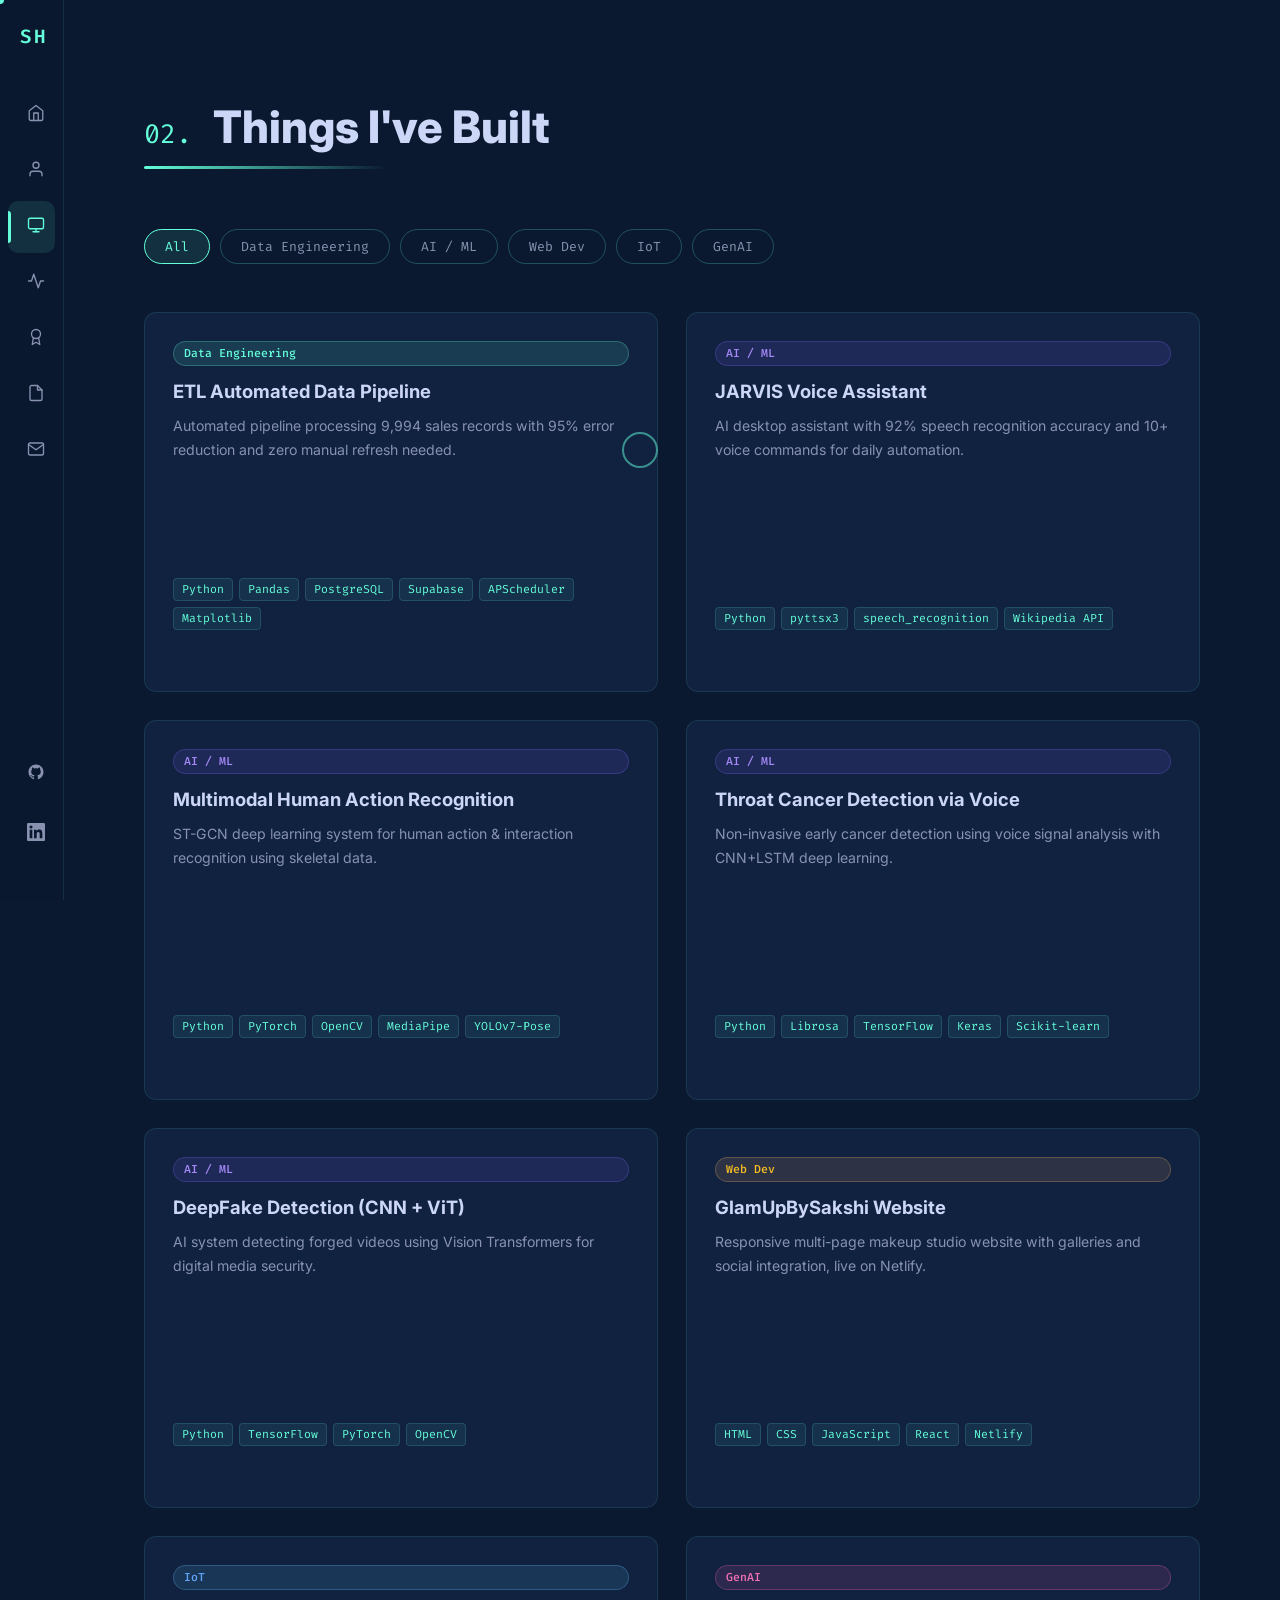
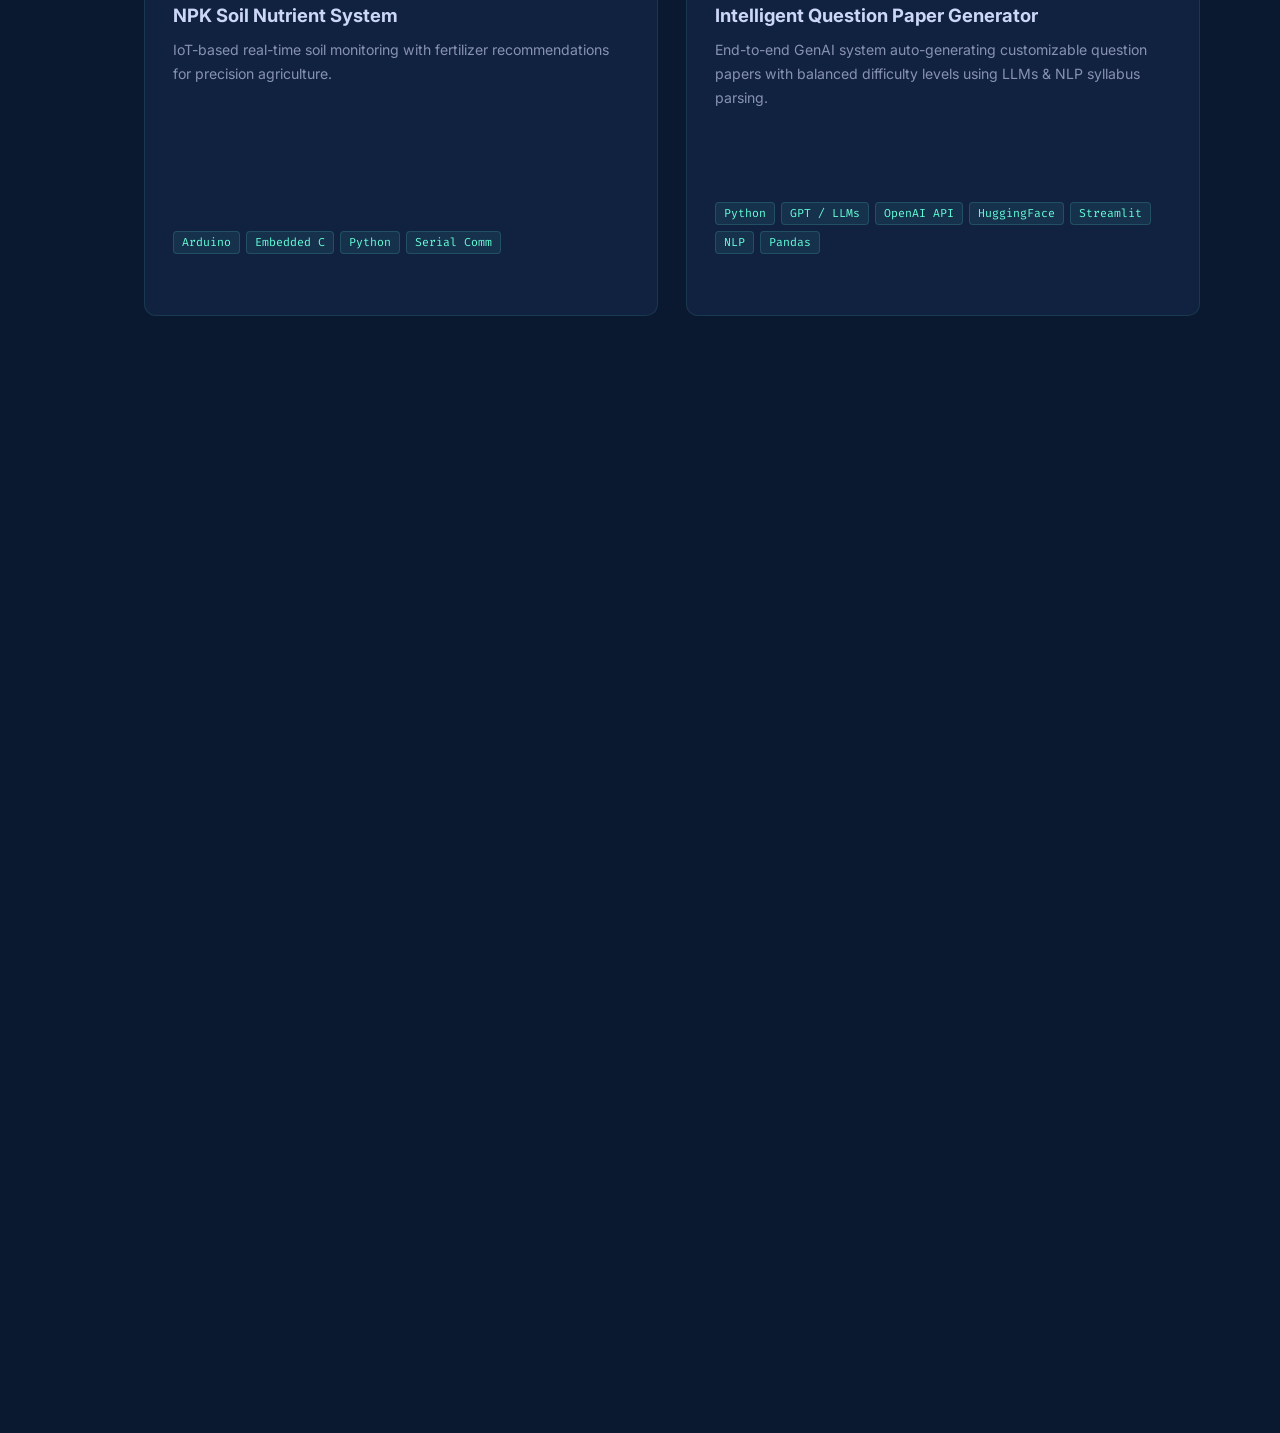
<file: projects.html>
<!DOCTYPE html>
<html lang="en">
<head>
  <meta charset="UTF-8" />
  <meta name="viewport" content="width=device-width, initial-scale=1.0" />
  <title>Projects — Sakshi Santosh Hon</title>
  <meta name="description" content="Projects by Sakshi Santosh Hon — ETL Pipelines, JARVIS AI, DeepFake Detection, and more." />
  <link rel="stylesheet" href="css/style.css" />
</head>
<body>
  <div id="cursor-dot"></div>
  <div id="cursor-ring"></div>

  <nav id="sidebar">
    <div class="sidebar-logo"><span class="short">SH</span><span class="long">Sakshi Hon</span></div>
    <ul class="nav-links">
      <li><a href="index.html" class="nav-link"><span class="nav-icon"><svg width="18" height="18" viewBox="0 0 24 24" fill="none" stroke="currentColor" stroke-width="1.8" stroke-linecap="round" stroke-linejoin="round"><path d="M3 9l9-7 9 7v11a2 2 0 0 1-2 2H5a2 2 0 0 1-2-2z"/><polyline points="9 22 9 12 15 12 15 22"/></svg></span><span class="nav-label">Home</span></a></li>
      <li><a href="about.html" class="nav-link"><span class="nav-icon"><svg width="18" height="18" viewBox="0 0 24 24" fill="none" stroke="currentColor" stroke-width="1.8" stroke-linecap="round" stroke-linejoin="round"><path d="M20 21v-2a4 4 0 0 0-4-4H8a4 4 0 0 0-4 4v2"/><circle cx="12" cy="7" r="4"/></svg></span><span class="nav-label">About</span></a></li>
      <li><a href="projects.html" class="nav-link active"><span class="nav-icon"><svg width="18" height="18" viewBox="0 0 24 24" fill="none" stroke="currentColor" stroke-width="1.8" stroke-linecap="round" stroke-linejoin="round"><rect x="2" y="3" width="20" height="14" rx="2"/><line x1="8" y1="21" x2="16" y2="21"/><line x1="12" y1="17" x2="12" y2="21"/></svg></span><span class="nav-label">Projects</span></a></li>
      <li><a href="skills.html" class="nav-link"><span class="nav-icon"><svg width="18" height="18" viewBox="0 0 24 24" fill="none" stroke="currentColor" stroke-width="1.8" stroke-linecap="round" stroke-linejoin="round"><polyline points="22 12 18 12 15 21 9 3 6 12 2 12"/></svg></span><span class="nav-label">Skills</span></a></li>
      <li><a href="certifications.html" class="nav-link"><span class="nav-icon"><svg width="18" height="18" viewBox="0 0 24 24" fill="none" stroke="currentColor" stroke-width="1.8" stroke-linecap="round" stroke-linejoin="round"><circle cx="12" cy="8" r="6"/><path d="M15.477 12.89L17 22l-5-3-5 3 1.523-9.11"/></svg></span><span class="nav-label">Certifications</span></a></li>
      <li><a href="resume.html" class="nav-link"><span class="nav-icon"><svg width="18" height="18" viewBox="0 0 24 24" fill="none" stroke="currentColor" stroke-width="1.8" stroke-linecap="round" stroke-linejoin="round"><path d="M14 2H6a2 2 0 0 0-2 2v16a2 2 0 0 0 2 2h12a2 2 0 0 0 2-2V8z"/><polyline points="14 2 14 8 20 8"/></svg></span><span class="nav-label">Resume</span></a></li>
      <li><a href="contact.html" class="nav-link"><span class="nav-icon"><svg width="18" height="18" viewBox="0 0 24 24" fill="none" stroke="currentColor" stroke-width="1.8" stroke-linecap="round" stroke-linejoin="round"><path d="M4 4h16c1.1 0 2 .9 2 2v12c0 1.1-.9 2-2 2H4c-1.1 0-2-.9-2-2V6c0-1.1.9-2 2-2z"/><polyline points="22,6 12,13 2,6"/></svg></span><span class="nav-label">Contact</span></a></li>
    </ul>
    <div class="sidebar-bottom">
      <a href="https://github.com/Sakshihon21" target="_blank" class="nav-link"><span class="nav-icon"><svg width="18" height="18" viewBox="0 0 24 24" fill="currentColor"><path d="M12 2C6.477 2 2 6.484 2 12.017c0 4.425 2.865 8.18 6.839 9.504.5.092.682-.217.682-.483 0-.237-.008-.868-.013-1.703-2.782.605-3.369-1.343-3.369-1.343-.454-1.158-1.11-1.466-1.11-1.466-.908-.62.069-.608.069-.608 1.003.07 1.531 1.032 1.531 1.032.892 1.53 2.341 1.088 2.91.832.092-.647.35-1.088.636-1.338-2.22-.253-4.555-1.113-4.555-4.951 0-1.093.39-1.988 1.029-2.688-.103-.253-.446-1.272.098-2.65 0 0 .84-.27 2.75 1.026A9.564 9.564 0 0112 6.844c.85.004 1.705.115 2.504.337 1.909-1.296 2.747-1.027 2.747-1.027.546 1.379.202 2.398.1 2.651.64.7 1.028 1.595 1.028 2.688 0 3.848-2.339 4.695-4.566 4.943.359.309.678.92.678 1.855 0 1.338-.012 2.419-.012 2.747 0 .268.18.58.688.482A10.019 10.019 0 0022 12.017C22 6.484 17.522 2 12 2z"/></svg></span><span class="nav-label">GitHub</span></a>
      <a href="https://www.linkedin.com/in/sakshi-hon-432a20222" target="_blank" class="nav-link"><span class="nav-icon"><svg width="18" height="18" viewBox="0 0 24 24" fill="currentColor"><path d="M20.447 20.452h-3.554v-5.569c0-1.328-.027-3.037-1.852-3.037-1.853 0-2.136 1.445-2.136 2.939v5.667H9.351V9h3.414v1.561h.046c.477-.9 1.637-1.85 3.37-1.85 3.601 0 4.267 2.37 4.267 5.455v6.286zM5.337 7.433a2.062 2.062 0 01-2.063-2.065 2.064 2.064 0 112.063 2.065zm1.782 13.019H3.555V9h3.564v11.452zM22.225 0H1.771C.792 0 0 .774 0 1.729v20.542C0 23.227.792 24 1.771 24h20.451C23.2 24 24 23.227 24 22.271V1.729C24 .774 23.2 0 22.222 0h.003z"/></svg></span><span class="nav-label">LinkedIn</span></a>
    </div>
  </nav>

  <nav id="top-navbar">
    <span class="navbar-brand">Sakshi Hon</span>
    <button id="hamburger" aria-label="Menu"><span></span><span></span><span></span></button>
  </nav>
  <div id="mobile-drawer">
    <a href="index.html" class="mobile-nav-link"><svg width="16" height="16" viewBox="0 0 24 24" fill="none" stroke="currentColor" stroke-width="1.8"><path d="M3 9l9-7 9 7v11a2 2 0 0 1-2 2H5a2 2 0 0 1-2-2z"/><polyline points="9 22 9 12 15 12 15 22"/></svg> Home</a>
    <a href="about.html" class="mobile-nav-link"><svg width="16" height="16" viewBox="0 0 24 24" fill="none" stroke="currentColor" stroke-width="1.8"><path d="M20 21v-2a4 4 0 0 0-4-4H8a4 4 0 0 0-4 4v2"/><circle cx="12" cy="7" r="4"/></svg> About</a>
    <a href="projects.html" class="mobile-nav-link active"><svg width="16" height="16" viewBox="0 0 24 24" fill="none" stroke="currentColor" stroke-width="1.8"><rect x="2" y="3" width="20" height="14" rx="2"/><line x1="8" y1="21" x2="16" y2="21"/><line x1="12" y1="17" x2="12" y2="21"/></svg> Projects</a>
    <a href="skills.html" class="mobile-nav-link"><svg width="16" height="16" viewBox="0 0 24 24" fill="none" stroke="currentColor" stroke-width="1.8"><polyline points="22 12 18 12 15 21 9 3 6 12 2 12"/></svg> Skills</a>
    <a href="certifications.html" class="mobile-nav-link"><svg width="16" height="16" viewBox="0 0 24 24" fill="none" stroke="currentColor" stroke-width="1.8"><circle cx="12" cy="8" r="6"/><path d="M15.477 12.89L17 22l-5-3-5 3 1.523-9.11"/></svg> Certifications</a>
    <a href="resume.html" class="mobile-nav-link"><svg width="16" height="16" viewBox="0 0 24 24" fill="none" stroke="currentColor" stroke-width="1.8"><path d="M14 2H6a2 2 0 0 0-2 2v16a2 2 0 0 0 2 2h12a2 2 0 0 0 2-2V8z"/></svg> Resume</a>
    <a href="contact.html" class="mobile-nav-link"><svg width="16" height="16" viewBox="0 0 24 24" fill="none" stroke="currentColor" stroke-width="1.8"><path d="M4 4h16c1.1 0 2 .9 2 2v12c0 1.1-.9 2-2 2H4c-1.1 0-2-.9-2-2V6c0-1.1.9-2 2-2z"/><polyline points="22,6 12,13 2,6"/></svg> Contact</a>
  </div>

  <main class="page-wrapper">
    <div class="page-content">
      <section class="section">
        <h2 class="section-title reveal"><span class="title-number">02.</span> Things I've Built</h2>

        <!-- Filter Tabs -->
        <div class="filter-tabs reveal">
          <button class="filter-tab active" data-filter="all">All</button>
          <button class="filter-tab" data-filter="de">Data Engineering</button>
          <button class="filter-tab" data-filter="ml">AI / ML</button>
          <button class="filter-tab" data-filter="web">Web Dev</button>
          <button class="filter-tab" data-filter="iot">IoT</button>
          <button class="filter-tab" data-filter="genai">GenAI</button>
        </div>

        <!-- Projects Grid -->
        <div class="projects-grid">

          <!-- 1: ETL Pipeline -->
          <div class="project-card reveal" data-category="de">
            <div class="project-card-inner">
              <div class="project-front">
                <span class="project-category-tag cat-de">Data Engineering</span>
                <h3 class="project-title">ETL Automated Data Pipeline</h3>
                <p class="project-desc">Automated pipeline processing 9,994 sales records with 95% error reduction and zero manual refresh needed.</p>
                <div class="project-stack">
                  <span class="stack-badge">Python</span>
                  <span class="stack-badge">Pandas</span>
                  <span class="stack-badge">PostgreSQL</span>
                  <span class="stack-badge">Supabase</span>
                  <span class="stack-badge">APScheduler</span>
                  <span class="stack-badge">Matplotlib</span>
                </div>
                <button class="project-hover-btn">View Details →</button>
              </div>
              <div class="project-back">
                <div class="back-title">ETL Automated Data Pipeline</div>
                <ul class="back-points">
                  <li>6-stage Python/Pandas transformation on 9,994 sales records</li>
                  <li>Supabase PostgreSQL as cloud data warehouse with star schema</li>
                  <li>APScheduler automates daily pipeline runs without manual input</li>
                  <li>Generates 4 KPI reports automatically per cycle</li>
                  <li>Reduced manual refresh time from 2 hours to zero</li>
                  <li>95% reduction in data errors post-transformation</li>
                </ul>
                <a href="https://github.com/Sakshihon21" target="_blank" class="back-gh-btn">View on GitHub →</a>
                <button class="back-close">← Back</button>
              </div>
            </div>
          </div>

          <!-- 2: JARVIS -->
          <div class="project-card reveal" data-category="ml">
            <div class="project-card-inner">
              <div class="project-front">
                <span class="project-category-tag cat-ml">AI / ML</span>
                <h3 class="project-title">JARVIS Voice Assistant</h3>
                <p class="project-desc">AI desktop assistant with 92% speech recognition accuracy and 10+ voice commands for daily automation.</p>
                <div class="project-stack">
                  <span class="stack-badge">Python</span>
                  <span class="stack-badge">pyttsx3</span>
                  <span class="stack-badge">speech_recognition</span>
                  <span class="stack-badge">Wikipedia API</span>
                </div>
                <button class="project-hover-btn">View Details →</button>
              </div>
              <div class="project-back">
                <div class="back-title">JARVIS Voice Assistant</div>
                <ul class="back-points">
                  <li>92% speech recognition accuracy in real-world environments</li>
                  <li>10+ voice commands covering productivity, search, and system tasks</li>
                  <li>6 integrated Python modules for modular functionality</li>
                  <li>70% reduction in task completion time vs. manual input</li>
                  <li>Peer-reviewed research paper published on the system</li>
                </ul>
                <a href="https://github.com/Sakshihon21" target="_blank" class="back-gh-btn">View on GitHub →</a>
                <button class="back-close">← Back</button>
              </div>
            </div>
          </div>

          <!-- 3: Action Recognition -->
          <div class="project-card reveal" data-category="ml">
            <div class="project-card-inner">
              <div class="project-front">
                <span class="project-category-tag cat-ml">AI / ML</span>
                <h3 class="project-title">Multimodal Human Action Recognition</h3>
                <p class="project-desc">ST-GCN deep learning system for human action &amp; interaction recognition using skeletal data.</p>
                <div class="project-stack">
                  <span class="stack-badge">Python</span>
                  <span class="stack-badge">PyTorch</span>
                  <span class="stack-badge">OpenCV</span>
                  <span class="stack-badge">MediaPipe</span>
                  <span class="stack-badge">YOLOv7-Pose</span>
                </div>
                <button class="project-hover-btn">View Details →</button>
              </div>
              <div class="project-back">
                <div class="back-title">Human Action Recognition</div>
                <ul class="back-points">
                  <li>YOLOv7-Pose + MediaPipe for real-time keypoint extraction</li>
                  <li>ST-GCN + LSTM hybrid architecture for temporal reasoning</li>
                  <li>Applications: healthcare monitoring, elder fall detection</li>
                  <li>Surveillance and security action recognition capabilities</li>
                  <li>Multimodal fusion of visual and skeletal graph data</li>
                </ul>
                <a href="https://github.com/Sakshihon21" target="_blank" class="back-gh-btn">View on GitHub →</a>
                <button class="back-close">← Back</button>
              </div>
            </div>
          </div>

          <!-- 4: Throat Cancer -->
          <div class="project-card reveal" data-category="ml">
            <div class="project-card-inner">
              <div class="project-front">
                <span class="project-category-tag cat-ml">AI / ML</span>
                <h3 class="project-title">Throat Cancer Detection via Voice</h3>
                <p class="project-desc">Non-invasive early cancer detection using voice signal analysis with CNN+LSTM deep learning.</p>
                <div class="project-stack">
                  <span class="stack-badge">Python</span>
                  <span class="stack-badge">Librosa</span>
                  <span class="stack-badge">TensorFlow</span>
                  <span class="stack-badge">Keras</span>
                  <span class="stack-badge">Scikit-learn</span>
                </div>
                <button class="project-hover-btn">View Details →</button>
              </div>
              <div class="project-back">
                <div class="back-title">Throat Cancer Detection</div>
                <ul class="back-points">
                  <li>MFCC, chroma, and spectral feature extraction from voice samples</li>
                  <li>CNN + LSTM hybrid model for sequence classification</li>
                  <li>Rigorous hyperparameter tuning for clinical accuracy</li>
                  <li>Telemedicine-ready deployment for remote diagnosis</li>
                  <li>100% non-invasive, accessible early detection solution</li>
                </ul>
                <a href="https://github.com/Sakshihon21" target="_blank" class="back-gh-btn">View on GitHub →</a>
                <button class="back-close">← Back</button>
              </div>
            </div>
          </div>

          <!-- 5: DeepFake Detection -->
          <div class="project-card reveal" data-category="ml">
            <div class="project-card-inner">
              <div class="project-front">
                <span class="project-category-tag cat-ml">AI / ML</span>
                <h3 class="project-title">DeepFake Detection (CNN + ViT)</h3>
                <p class="project-desc">AI system detecting forged videos using Vision Transformers for digital media security.</p>
                <div class="project-stack">
                  <span class="stack-badge">Python</span>
                  <span class="stack-badge">TensorFlow</span>
                  <span class="stack-badge">PyTorch</span>
                  <span class="stack-badge">OpenCV</span>
                </div>
                <button class="project-hover-btn">View Details →</button>
              </div>
              <div class="project-back">
                <div class="back-title">DeepFake Detection</div>
                <ul class="back-points">
                  <li>CNN for spatial feature extraction from video frames</li>
                  <li>Vision Transformer (ViT) for global attention-based analysis</li>
                  <li>Both frame-level and sequence-level forgery detection</li>
                  <li>Large-scale dataset with aggressive augmentation pipeline</li>
                  <li>Digital media security and journalism verification use cases</li>
                </ul>
                <a href="https://github.com/Sakshihon21" target="_blank" class="back-gh-btn">View on GitHub →</a>
                <button class="back-close">← Back</button>
              </div>
            </div>
          </div>

          <!-- 6: GlamUpBySakshi -->
          <div class="project-card reveal" data-category="web">
            <div class="project-card-inner">
              <div class="project-front">
                <span class="project-category-tag cat-web">Web Dev</span>
                <h3 class="project-title">GlamUpBySakshi Website</h3>
                <p class="project-desc">Responsive multi-page makeup studio website with galleries and social integration, live on Netlify.</p>
                <div class="project-stack">
                  <span class="stack-badge">HTML</span>
                  <span class="stack-badge">CSS</span>
                  <span class="stack-badge">JavaScript</span>
                  <span class="stack-badge">React</span>
                  <span class="stack-badge">Netlify</span>
                </div>
                <button class="project-hover-btn">View Details →</button>
              </div>
              <div class="project-back">
                <div class="back-title">GlamUpBySakshi</div>
                <ul class="back-points">
                  <li>Interactive image galleries with lightbox functionality</li>
                  <li>Instagram &amp; YouTube social media integration</li>
                  <li>SEO-optimized structure with meta tags and semantics</li>
                  <li>Contact booking features with form validation</li>
                  <li>Live deployed on Netlify with CI/CD from GitHub</li>
                </ul>
                <a href="https://github.com/Sakshihon21" target="_blank" class="back-gh-btn">View on GitHub →</a>
                <button class="back-close">← Back</button>
              </div>
            </div>
          </div>

          <!-- 7: NPK Soil -->
          <div class="project-card reveal" data-category="iot">
            <div class="project-card-inner">
              <div class="project-front">
                <span class="project-category-tag cat-iot">IoT</span>
                <h3 class="project-title">NPK Soil Nutrient System</h3>
                <p class="project-desc">IoT-based real-time soil monitoring with fertilizer recommendations for precision agriculture.</p>
                <div class="project-stack">
                  <span class="stack-badge">Arduino</span>
                  <span class="stack-badge">Embedded C</span>
                  <span class="stack-badge">Python</span>
                  <span class="stack-badge">Serial Comm</span>
                </div>
                <button class="project-hover-btn">View Details →</button>
              </div>
              <div class="project-back">
                <div class="back-title">NPK Soil Nutrient System</div>
                <ul class="back-points">
                  <li>Arduino Uno with multi-sensor NPK integration</li>
                  <li>Real-time serial communication to Python dashboard</li>
                  <li>Soil fertility classification algorithm from sensor data</li>
                  <li>Fertilizer dosage recommendations per reading</li>
                  <li>Field-tested across multiple soil environments</li>
                </ul>
                <a href="https://github.com/Sakshihon21" target="_blank" class="back-gh-btn">View on GitHub →</a>
                <button class="back-close">← Back</button>
              </div>
            </div>
          </div>

          <!-- 8: AI Question Paper Generator -->
          <div class="project-card reveal" data-category="genai">
            <div class="project-card-inner">
              <div class="project-front">
                <span class="project-category-tag cat-genai">GenAI</span>
                <h3 class="project-title">Intelligent Question Paper Generator</h3>
                <p class="project-desc">End-to-end GenAI system auto-generating customizable question papers with balanced difficulty levels using LLMs &amp; NLP syllabus parsing.</p>
                <div class="project-stack">
                  <span class="stack-badge">Python</span>
                  <span class="stack-badge">GPT / LLMs</span>
                  <span class="stack-badge">OpenAI API</span>
                  <span class="stack-badge">HuggingFace</span>
                  <span class="stack-badge">Streamlit</span>
                  <span class="stack-badge">NLP</span>
                  <span class="stack-badge">Pandas</span>
                </div>
                <button class="project-hover-btn">View Details →</button>
              </div>
              <div class="project-back">
                <div class="back-title">AI Question Paper Generator</div>
                <ul class="back-points">
                  <li>LLM-powered generation with Easy / Medium / Hard difficulty balancing</li>
                  <li>NLP-based syllabus parsing ensures full topic coverage &amp; diversity</li>
                  <li>Dramatically reduces manual exam preparation effort at scale</li>
                  <li>Supports large-scale educational institutions with batch generation</li>
                  <li>Future: LMS integration, adaptive difficulty, multilingual &amp; AI answer evaluation</li>
                </ul>
                <a href="https://github.com/Sakshihon21" target="_blank" class="back-gh-btn">View on GitHub →</a>
                <button class="back-close">← Back</button>
              </div>
            </div>
          </div>

        </div>
      </section>
    </div>
  </main>

  <script src="js/main.js"></script>
</body>
</html>
</file>
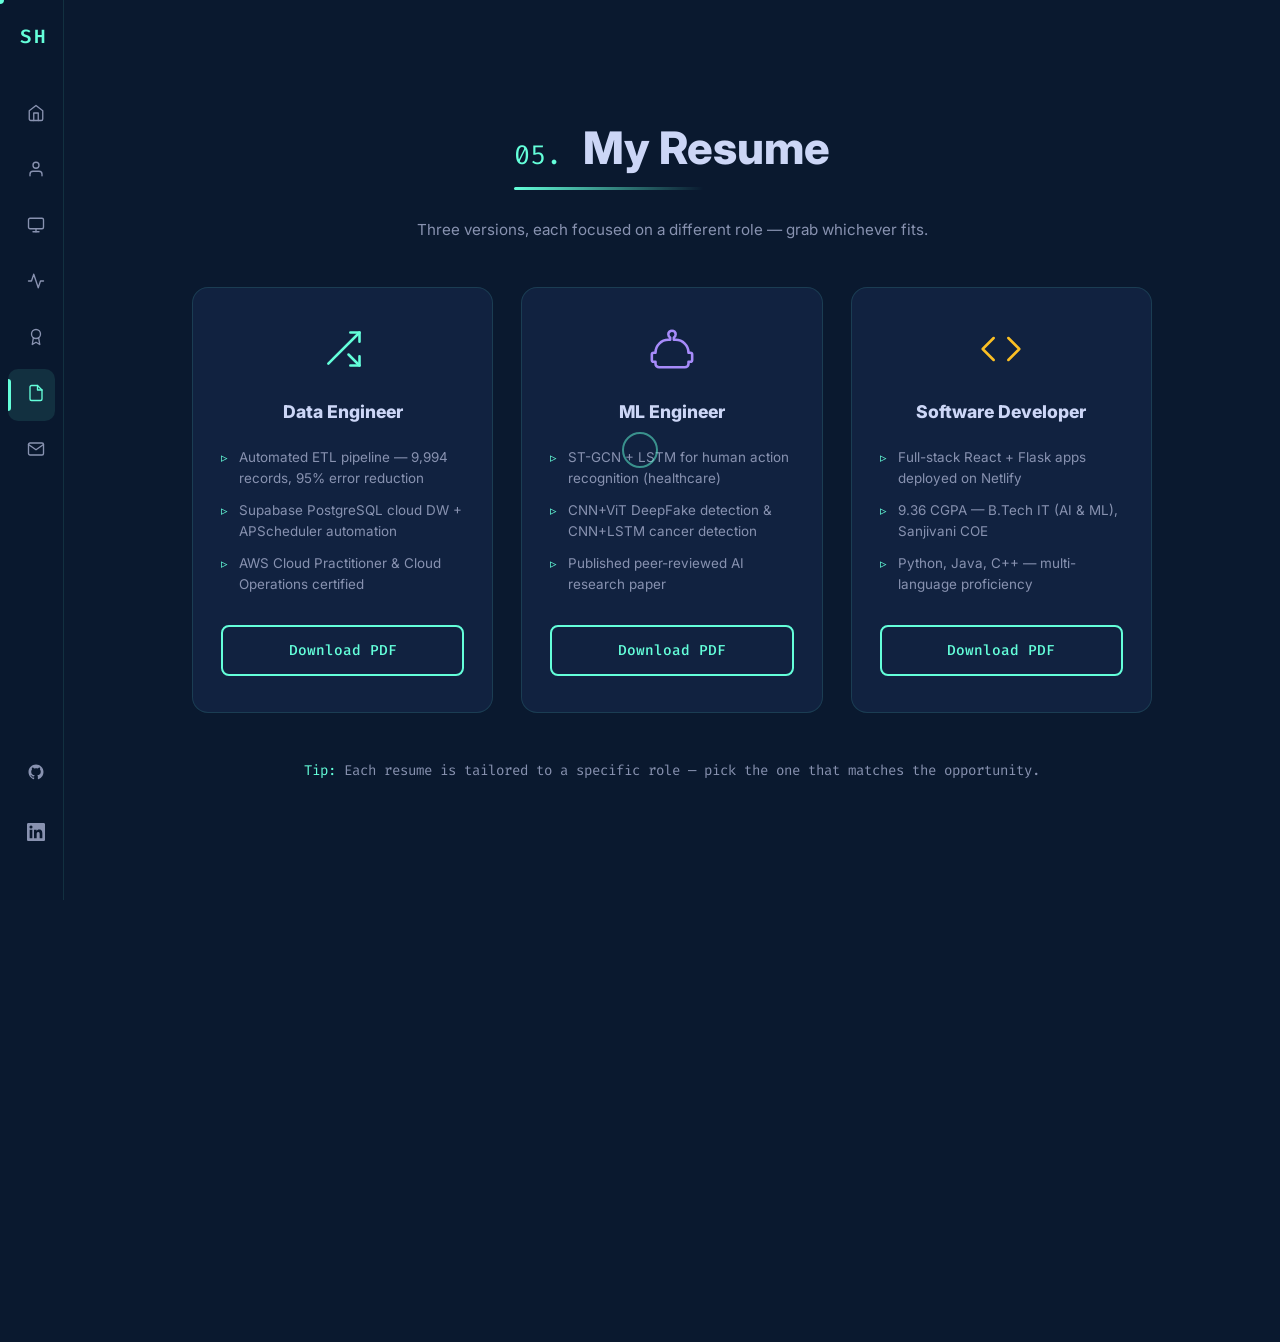
<file: resume.html>
<!DOCTYPE html>
<html lang="en">

<head>
  <meta charset="UTF-8" />
  <meta name="viewport" content="width=device-width, initial-scale=1.0" />
  <title>Resume — Sakshi Santosh Hon</title>
  <meta name="description"
    content="Download tailored resumes for Data Engineer, ML Engineer, and Software Developer roles — Sakshi Santosh Hon." />
  <link rel="stylesheet" href="css/style.css" />
</head>

<body>
  <div id="cursor-dot"></div>
  <div id="cursor-ring"></div>

  <nav id="sidebar">
    <div class="sidebar-logo"><span class="short">SH</span><span class="long">Sakshi Hon</span></div>
    <ul class="nav-links">
      <li><a href="index.html" class="nav-link"><span class="nav-icon"><svg width="18" height="18" viewBox="0 0 24 24"
              fill="none" stroke="currentColor" stroke-width="1.8" stroke-linecap="round" stroke-linejoin="round">
              <path d="M3 9l9-7 9 7v11a2 2 0 0 1-2 2H5a2 2 0 0 1-2-2z" />
              <polyline points="9 22 9 12 15 12 15 22" />
            </svg></span><span class="nav-label">Home</span></a></li>
      <li><a href="about.html" class="nav-link"><span class="nav-icon"><svg width="18" height="18" viewBox="0 0 24 24"
              fill="none" stroke="currentColor" stroke-width="1.8" stroke-linecap="round" stroke-linejoin="round">
              <path d="M20 21v-2a4 4 0 0 0-4-4H8a4 4 0 0 0-4 4v2" />
              <circle cx="12" cy="7" r="4" />
            </svg></span><span class="nav-label">About</span></a></li>
      <li><a href="projects.html" class="nav-link"><span class="nav-icon"><svg width="18" height="18"
              viewBox="0 0 24 24" fill="none" stroke="currentColor" stroke-width="1.8" stroke-linecap="round"
              stroke-linejoin="round">
              <rect x="2" y="3" width="20" height="14" rx="2" />
              <line x1="8" y1="21" x2="16" y2="21" />
              <line x1="12" y1="17" x2="12" y2="21" />
            </svg></span><span class="nav-label">Projects</span></a></li>
      <li><a href="skills.html" class="nav-link"><span class="nav-icon"><svg width="18" height="18" viewBox="0 0 24 24"
              fill="none" stroke="currentColor" stroke-width="1.8" stroke-linecap="round" stroke-linejoin="round">
              <polyline points="22 12 18 12 15 21 9 3 6 12 2 12" />
            </svg></span><span class="nav-label">Skills</span></a></li>
      <li><a href="certifications.html" class="nav-link"><span class="nav-icon"><svg width="18" height="18"
              viewBox="0 0 24 24" fill="none" stroke="currentColor" stroke-width="1.8" stroke-linecap="round"
              stroke-linejoin="round">
              <circle cx="12" cy="8" r="6" />
              <path d="M15.477 12.89L17 22l-5-3-5 3 1.523-9.11" />
            </svg></span><span class="nav-label">Certifications</span></a></li>
      <li><a href="resume.html" class="nav-link active"><span class="nav-icon"><svg width="18" height="18"
              viewBox="0 0 24 24" fill="none" stroke="currentColor" stroke-width="1.8" stroke-linecap="round"
              stroke-linejoin="round">
              <path d="M14 2H6a2 2 0 0 0-2 2v16a2 2 0 0 0 2 2h12a2 2 0 0 0 2-2V8z" />
              <polyline points="14 2 14 8 20 8" />
            </svg></span><span class="nav-label">Resume</span></a></li>
      <li><a href="contact.html" class="nav-link"><span class="nav-icon"><svg width="18" height="18" viewBox="0 0 24 24"
              fill="none" stroke="currentColor" stroke-width="1.8" stroke-linecap="round" stroke-linejoin="round">
              <path d="M4 4h16c1.1 0 2 .9 2 2v12c0 1.1-.9 2-2 2H4c-1.1 0-2-.9-2-2V6c0-1.1.9-2 2-2z" />
              <polyline points="22,6 12,13 2,6" />
            </svg></span><span class="nav-label">Contact</span></a></li>
    </ul>
    <div class="sidebar-bottom">
      <a href="https://github.com/Sakshihon21" target="_blank" class="nav-link"><span class="nav-icon"><svg width="18"
            height="18" viewBox="0 0 24 24" fill="currentColor">
            <path
              d="M12 2C6.477 2 2 6.484 2 12.017c0 4.425 2.865 8.18 6.839 9.504.5.092.682-.217.682-.483 0-.237-.008-.868-.013-1.703-2.782.605-3.369-1.343-3.369-1.343-.454-1.158-1.11-1.466-1.11-1.466-.908-.62.069-.608.069-.608 1.003.07 1.531 1.032 1.531 1.032.892 1.53 2.341 1.088 2.91.832.092-.647.35-1.088.636-1.338-2.22-.253-4.555-1.113-4.555-4.951 0-1.093.39-1.988 1.029-2.688-.103-.253-.446-1.272.098-2.65 0 0 .84-.27 2.75 1.026A9.564 9.564 0 0112 6.844c.85.004 1.705.115 2.504.337 1.909-1.296 2.747-1.027 2.747-1.027.546 1.379.202 2.398.1 2.651.64.7 1.028 1.595 1.028 2.688 0 3.848-2.339 4.695-4.566 4.943.359.309.678.92.678 1.855 0 1.338-.012 2.419-.012 2.747 0 .268.18.58.688.482A10.019 10.019 0 0022 12.017C22 6.484 17.522 2 12 2z" />
          </svg></span><span class="nav-label">GitHub</span></a>
      <a href="https://www.linkedin.com/in/sakshi-hon-432a20222" target="_blank" class="nav-link"><span
          class="nav-icon"><svg width="18" height="18" viewBox="0 0 24 24" fill="currentColor">
            <path
              d="M20.447 20.452h-3.554v-5.569c0-1.328-.027-3.037-1.852-3.037-1.853 0-2.136 1.445-2.136 2.939v5.667H9.351V9h3.414v1.561h.046c.477-.9 1.637-1.85 3.37-1.85 3.601 0 4.267 2.37 4.267 5.455v6.286zM5.337 7.433a2.062 2.062 0 01-2.063-2.065 2.064 2.064 0 112.063 2.065zm1.782 13.019H3.555V9h3.564v11.452zM22.225 0H1.771C.792 0 0 .774 0 1.729v20.542C0 23.227.792 24 1.771 24h20.451C23.2 24 24 23.227 24 22.271V1.729C24 .774 23.2 0 22.222 0h.003z" />
          </svg></span><span class="nav-label">LinkedIn</span></a>
    </div>
  </nav>

  <nav id="top-navbar">
    <span class="navbar-brand">Sakshi Hon</span>
    <button id="hamburger" aria-label="Menu"><span></span><span></span><span></span></button>
  </nav>
  <div id="mobile-drawer">
    <a href="index.html" class="mobile-nav-link"><svg width="16" height="16" viewBox="0 0 24 24" fill="none"
        stroke="currentColor" stroke-width="1.8">
        <path d="M3 9l9-7 9 7v11a2 2 0 0 1-2 2H5a2 2 0 0 1-2-2z" />
        <polyline points="9 22 9 12 15 12 15 22" />
      </svg> Home</a>
    <a href="about.html" class="mobile-nav-link"><svg width="16" height="16" viewBox="0 0 24 24" fill="none"
        stroke="currentColor" stroke-width="1.8">
        <path d="M20 21v-2a4 4 0 0 0-4-4H8a4 4 0 0 0-4 4v2" />
        <circle cx="12" cy="7" r="4" />
      </svg> About</a>
    <a href="projects.html" class="mobile-nav-link"><svg width="16" height="16" viewBox="0 0 24 24" fill="none"
        stroke="currentColor" stroke-width="1.8">
        <rect x="2" y="3" width="20" height="14" rx="2" />
      </svg> Projects</a>
    <a href="skills.html" class="mobile-nav-link"><svg width="16" height="16" viewBox="0 0 24 24" fill="none"
        stroke="currentColor" stroke-width="1.8">
        <polyline points="22 12 18 12 15 21 9 3 6 12 2 12" />
      </svg> Skills</a>
    <a href="certifications.html" class="mobile-nav-link"><svg width="16" height="16" viewBox="0 0 24 24" fill="none"
        stroke="currentColor" stroke-width="1.8">
        <circle cx="12" cy="8" r="6" />
      </svg> Certifications</a>
    <a href="resume.html" class="mobile-nav-link active"><svg width="16" height="16" viewBox="0 0 24 24" fill="none"
        stroke="currentColor" stroke-width="1.8">
        <path d="M14 2H6a2 2 0 0 0-2 2v16a2 2 0 0 0 2 2h12a2 2 0 0 0 2-2V8z" />
      </svg> Resume</a>
    <a href="contact.html" class="mobile-nav-link"><svg width="16" height="16" viewBox="0 0 24 24" fill="none"
        stroke="currentColor" stroke-width="1.8">
        <path d="M4 4h16c1.1 0 2 .9 2 2v12c0 1.1-.9 2-2 2H4c-1.1 0-2-.9-2-2V6c0-1.1.9-2 2-2z" />
      </svg> Contact</a>
  </div>

  <main class="page-wrapper">
    <div class="page-content">
      <section class="resume-section">
        <h2 class="section-title reveal" style="text-align:center;display:block;">
          <span class="title-number">05.</span> My Resume
        </h2>
        <p class="reveal"
          style="text-align:center;color:var(--text-secondary);margin-top:-30px;margin-bottom:0;font-size:0.95rem;">
          Three versions, each focused on a different role — grab whichever fits.
        </p>

        <div class="resume-cards">
          <!-- Data Engineer -->
          <div class="resume-card">
            <span class="resume-role-icon">
              <svg width="44" height="44" viewBox="0 0 24 24" fill="none" stroke="var(--accent)" stroke-width="1.4"
                stroke-linecap="round" stroke-linejoin="round">
                <polyline points="16 3 21 3 21 8" />
                <line x1="4" y1="20" x2="21" y2="3" />
                <polyline points="21 16 21 21 16 21" />
                <line x1="15" y1="15" x2="21" y2="21" />
              </svg>
            </span>
            <div class="resume-role-title">Data Engineer</div>
            <ul class="resume-highlights">
              <li>Automated ETL pipeline — 9,994 records, 95% error reduction</li>
              <li>Supabase PostgreSQL cloud DW + APScheduler automation</li>
              <li>AWS Cloud Practitioner &amp; Cloud Operations certified</li>
            </ul>
            <a href="assets/Sakshi_Hon_DE.pdf" download class="btn btn-primary"
              style="width:100%;justify-content:center;">
              Download PDF
            </a>
          </div>

          <!-- ML Engineer -->
          <div class="resume-card" style="transition-delay:0.16s">
            <span class="resume-role-icon">
              <svg width="44" height="44" viewBox="0 0 24 24" fill="none" stroke="#a78bfa" stroke-width="1.4"
                stroke-linecap="round" stroke-linejoin="round">
                <path
                  d="M12 2a2 2 0 0 1 2 2c0 .74-.4 1.39-1 1.73V7h1a7 7 0 0 1 7 7h1a1 1 0 0 1 1 1v3a1 1 0 0 1-1 1h-1v1a2 2 0 0 1-2 2H5a2 2 0 0 1-2-2v-1H2a1 1 0 0 1-1-1v-3a1 1 0 0 1 1-1h1a7 7 0 0 1 7-7h1V5.73c-.6-.34-1-.99-1-1.73a2 2 0 0 1 2-2z" />
              </svg>
            </span>
            <div class="resume-role-title">ML Engineer</div>
            <ul class="resume-highlights">
              <li>ST-GCN + LSTM for human action recognition (healthcare)</li>
              <li>CNN+ViT DeepFake detection &amp; CNN+LSTM cancer detection</li>
              <li>Published peer-reviewed AI research paper</li>
            </ul>
            <a href="assets/Sakshi_Hon_ML.pdf" download class="btn btn-primary"
              style="width:100%;justify-content:center;">
              Download PDF
            </a>
          </div>

          <!-- Software Developer -->
          <div class="resume-card" style="transition-delay:0.32s">
            <span class="resume-role-icon">
              <svg width="44" height="44" viewBox="0 0 24 24" fill="none" stroke="#fbbf24" stroke-width="1.4"
                stroke-linecap="round" stroke-linejoin="round">
                <polyline points="16 18 22 12 16 6" />
                <polyline points="8 6 2 12 8 18" />
              </svg>
            </span>
            <div class="resume-role-title">Software Developer</div>
            <ul class="resume-highlights">
              <li>Full-stack React + Flask apps deployed on Netlify</li>
              <li>9.36 CGPA — B.Tech IT (AI &amp; ML), Sanjivani COE</li>
              <li>Python, Java, C++ — multi-language proficiency</li>
            </ul>
            <a href="assets/Sakshi_Hon_SDE.pdf" download class="btn btn-primary"
              style="width:100%;justify-content:center;">
              Download PDF
            </a>
          </div>
        </div>

        <p class="resume-note reveal" style="margin-top:48px;">
          <em>Tip:</em> Each resume is tailored to a specific role — pick the one that matches the opportunity.
        </p>
      </section>
    </div>
  </main>

  <script src="js/main.js"></script>
</body>

</html>
</file>
<file: css/style.css>
/* ============================================================
   SAKSHI HON PORTFOLIO — GLOBAL STYLESHEET
   ============================================================ */

@import url('https://fonts.googleapis.com/css2?family=Inter:wght@300;400;500;600;700;800;900&family=Fira+Code:wght@300;400;500;600&display=swap');

/* ── CSS Custom Properties ── */
:root {
  --bg-dark: #0a192f;
  --bg-card: #112240;
  --bg-card2: #1a3a5c;
  --accent: #64ffda;
  --accent2: #ccd6f6;
  --accent-dim: rgba(100, 255, 218, 0.1);
  --text-primary: #ccd6f6;
  --text-secondary: #8892b0;
  --highlight: #64ffda;
  --sidebar-w: 64px;
  --sidebar-expanded: 220px;
  --transition: 0.3s cubic-bezier(0.4, 0, 0.2, 1);
  --transition-slow: 0.6s cubic-bezier(0.4, 0, 0.2, 1);
  --border-radius: 12px;
  --shadow-card: 0 20px 60px rgba(0,0,0,0.5);
  --shadow-glow: 0 0 20px rgba(100, 255, 218, 0.3);
  --font-main: 'Inter', sans-serif;
  --font-code: 'Fira Code', monospace;
}

/* ── Reset ── */
*, *::before, *::after { box-sizing: border-box; margin: 0; padding: 0; }
html { scroll-behavior: smooth; }
body {
  font-family: var(--font-main);
  background: var(--bg-dark);
  color: var(--text-primary);
  overflow-x: hidden;
  cursor: auto;
  min-height: 100vh;
}
a { color: inherit; text-decoration: none; }
img { max-width: 100%; }
ul { list-style: none; }
button { cursor: pointer; }

/* ── Custom Cursor (desktop only) ── */
@media (pointer: fine) {
  body {
    cursor: none;
  }
  button {
    cursor: none;
  }
  #cursor-dot {
    width: 8px; height: 8px;
    background: var(--accent);
    border-radius: 50%;
    position: fixed;
    top: 0; left: 0;
    pointer-events: none;
    z-index: 9999;
    transform: translate(-50%, -50%);
    transition: width 0.2s, height 0.2s, background 0.2s;
    display: block;
  }
  #cursor-ring {
    width: 36px; height: 36px;
    border: 2px solid rgba(100, 255, 218, 0.5);
    border-radius: 50%;
    position: fixed;
    top: 0; left: 0;
    pointer-events: none;
    z-index: 9998;
    transform: translate(-50%, -50%);
    transition: transform 0.12s ease, width 0.2s, height 0.2s, border-color 0.2s;
    display: block;
  }
  body.cursor-hover #cursor-dot { width: 14px; height: 14px; background: var(--accent); opacity: 0.7; }
  body.cursor-hover #cursor-ring { width: 50px; height: 50px; border-color: var(--accent); }
}
@media (pointer: coarse) {
  #cursor-dot, #cursor-ring { display: none !important; }
}

/* ── Sidebar Navigation ── */
#sidebar {
  position: fixed;
  top: 0; left: 0;
  width: var(--sidebar-w);
  height: 100vh;
  background: rgba(10, 25, 47, 0.95);
  backdrop-filter: blur(20px);
  border-right: 1px solid rgba(100, 255, 218, 0.1);
  display: flex;
  flex-direction: column;
  align-items: center;
  padding: 24px 0;
  z-index: 1000;
  transition: width var(--transition);
  overflow: hidden;
}
#sidebar:hover { width: var(--sidebar-expanded); }
.sidebar-logo {
  font-family: var(--font-code);
  font-size: 1.2rem;
  color: var(--accent);
  font-weight: 600;
  letter-spacing: 2px;
  white-space: nowrap;
  overflow: hidden;
  margin-bottom: 40px;
  padding: 0 20px;
  width: 100%;
  text-align: center;
}
.sidebar-logo span.short { display: inline; }
.sidebar-logo span.long { display: none; }
#sidebar:hover .sidebar-logo span.short { display: none; }
#sidebar:hover .sidebar-logo span.long { display: inline; font-size: 0.85rem; }
.nav-links { flex: 1; display: flex; flex-direction: column; gap: 4px; width: 100%; padding: 0 8px; }
.nav-link {
  display: flex;
  align-items: center;
  gap: 16px;
  padding: 14px 16px;
  border-radius: 10px;
  color: var(--text-secondary);
  transition: var(--transition);
  position: relative;
  white-space: nowrap;
  overflow: hidden;
}
.nav-link:hover, .nav-link.active {
  color: var(--accent);
  background: var(--accent-dim);
}
.nav-link.active::before {
  content: '';
  position: absolute;
  left: 0; top: 20%; bottom: 20%;
  width: 3px;
  background: var(--accent);
  border-radius: 0 3px 3px 0;
}
.nav-link .nav-icon { font-size: 1.25rem; flex-shrink: 0; min-width: 24px; text-align: center; }
.nav-label { font-size: 0.85rem; font-weight: 500; opacity: 0; transition: opacity var(--transition); }
#sidebar:hover .nav-label { opacity: 1; }
.sidebar-bottom { padding: 16px 8px; width: 100%; display: flex; flex-direction: column; gap: 8px; }
.sidebar-social {
  display: flex;
  flex-direction: column;
  gap: 4px;
}

/* ── Mobile Top Navbar ── */
#top-navbar {
  display: none;
  position: fixed;
  top: 0; left: 0; right: 0;
  height: 64px;
  background: rgba(10, 25, 47, 0.95);
  backdrop-filter: blur(20px);
  border-bottom: 1px solid rgba(100, 255, 218, 0.1);
  z-index: 1000;
  align-items: center;
  justify-content: space-between;
  padding: 0 24px;
}
.navbar-brand { font-family: var(--font-code); font-size: 1rem; color: var(--accent); font-weight: 600; }
#hamburger {
  background: none; border: none; display: flex;
  flex-direction: column; gap: 5px; padding: 4px;
}
#hamburger span {
  display: block; width: 24px; height: 2px;
  background: var(--text-primary);
  border-radius: 2px;
  transition: var(--transition);
}
#hamburger.open span:nth-child(1) { transform: translateY(7px) rotate(45deg); }
#hamburger.open span:nth-child(2) { opacity: 0; }
#hamburger.open span:nth-child(3) { transform: translateY(-7px) rotate(-45deg); }
#mobile-drawer {
  display: none;
  position: fixed;
  top: 64px; left: 0; right: 0; bottom: 0;
  background: rgba(10, 25, 47, 0.98);
  backdrop-filter: blur(20px);
  z-index: 999;
  flex-direction: column;
  align-items: center;
  justify-content: center;
  gap: 12px;
  opacity: 0;
  transform: translateY(-20px);
  transition: opacity 0.3s ease, transform 0.3s ease;
}
#mobile-drawer.open { opacity: 1; transform: translateY(0); display: flex; }
.mobile-nav-link {
  font-size: 1.3rem; font-weight: 600;
  color: var(--text-secondary);
  display: flex; align-items: center; gap: 14px;
  padding: 14px 36px;
  border-radius: 12px;
  width: 80%;
  transition: var(--transition);
}
.mobile-nav-link:hover, .mobile-nav-link.active {
  color: var(--accent);
  background: var(--accent-dim);
}

/* ── Page Wrapper & Content Area ── */
.page-wrapper {
  margin-left: var(--sidebar-w);
  min-height: 100vh;
  perspective: 1200px;
  transform-style: preserve-3d;
}
.page-content {
  transform-style: preserve-3d;
  will-change: transform, opacity;
}
.page-content.flip-in {
  animation: flipIn 0.5s cubic-bezier(0.4, 0, 0.2, 1) forwards;
}
.page-content.flip-out {
  animation: flipOut 0.4s cubic-bezier(0.4, 0, 0.2, 1) forwards;
}
@keyframes flipIn {
  from { transform: rotateY(90deg); opacity: 0; }
  to { transform: rotateY(0deg); opacity: 1; }
}
@keyframes flipOut {
  from { transform: rotateY(0deg); opacity: 1; }
  to { transform: rotateY(-90deg); opacity: 0; }
}
@media (prefers-reduced-motion: reduce) {
  .page-content.flip-in { animation: fadeIn 0.3s ease forwards; }
  .page-content.flip-out { animation: fadeOut 0.3s ease forwards; }
  @keyframes fadeIn { from { opacity: 0; } to { opacity: 1; } }
  @keyframes fadeOut { from { opacity: 1; } to { opacity: 0; } }
}

/* ── Section Padding ── */
.section { padding: 100px 80px; }
.section-title {
  font-size: clamp(1.8rem, 4vw, 2.8rem);
  font-weight: 800;
  color: var(--text-primary);
  margin-bottom: 60px;
  position: relative;
  display: inline-block;
}
.section-title::after {
  content: '';
  display: block;
  width: 60%;
  height: 3px;
  background: linear-gradient(90deg, var(--accent), transparent);
  margin-top: 12px;
  border-radius: 2px;
}
.section-title .title-number {
  font-family: var(--font-code);
  color: var(--accent);
  font-size: 0.6em;
  margin-right: 12px;
  font-weight: 400;
}

/* ── Scroll Animation ── */
.reveal {
  opacity: 0;
  transform: translateY(30px);
  transition: opacity 0.6s ease, transform 0.6s ease;
}
.reveal.visible { opacity: 1; transform: translateY(0); }

/* ── Buttons ── */
.btn {
  display: inline-flex;
  align-items: center;
  gap: 8px;
  padding: 14px 28px;
  border-radius: 8px;
  font-family: var(--font-code);
  font-size: 0.9rem;
  font-weight: 500;
  transition: var(--transition);
  position: relative;
  overflow: hidden;
  border: none;
  background: none;
}
.btn::before {
  content: '';
  position: absolute;
  inset: 0;
  background: var(--accent);
  transform: scaleX(0);
  transform-origin: left;
  transition: transform var(--transition);
  z-index: -1;
}
.btn-primary {
  border: 2px solid var(--accent);
  color: var(--accent);
}
.btn-primary:hover { color: var(--bg-dark); }
.btn-primary:hover::before { transform: scaleX(1); }
.btn-secondary {
  border: 2px solid var(--text-secondary);
  color: var(--text-secondary);
}
.btn-secondary:hover { border-color: var(--accent); color: var(--accent); }

/* ── Cards ── */
.card {
  background: var(--bg-card);
  border-radius: var(--border-radius);
  border: 1px solid rgba(100, 255, 218, 0.1);
  transition: transform var(--transition), box-shadow var(--transition), border-color var(--transition);
}
.card:hover {
  transform: translateY(-6px);
  box-shadow: var(--shadow-card);
  border-color: rgba(100, 255, 218, 0.3);
}

/* ════════════════════════════════════════════
   INDEX.HTML — HERO PAGE
════════════════════════════════════════════ */
#hero-canvas {
  position: fixed;
  top: 0; left: 0;
  width: 100%; height: 100%;
  z-index: 0;
  pointer-events: none;
}
.hero-section {
  min-height: 100vh;
  display: flex;
  align-items: center;
  justify-content: space-between;
  position: relative;
  z-index: 1;
  padding: 0 80px;
  gap: 60px;
}
.hero-content { max-width: 620px; flex: 1; }

/* Hero Photo */
.hero-photo-wrap {
  flex-shrink: 0;
  display: flex;
  align-items: center;
  justify-content: center;
  opacity: 0;
  animation: fadeUp 0.8s ease 1.2s forwards;
}
.hero-photo {
  width: 300px;
  height: 300px;
  border-radius: 50%;
  overflow: hidden;
  border: 3px solid var(--accent);
  box-shadow: 0 0 0 10px rgba(100,255,218,0.07), 0 0 60px rgba(100,255,218,0.25);
  animation: glow-pulse 3s ease-in-out infinite;
  position: relative;
}
.hero-photo img {
  width: 100%;
  height: 100%;
  object-fit: cover;
  object-position: top center;
  display: block;
  border-radius: 50%;
}
.hero-pre {
  font-family: var(--font-code);
  color: var(--accent);
  font-size: 1rem;
  margin-bottom: 20px;
  opacity: 0;
  animation: fadeUp 0.6s ease 0.2s forwards;
}
.hero-name {
  font-size: clamp(2.8rem, 7vw, 5.5rem);
  font-weight: 900;
  line-height: 1.05;
  color: var(--text-primary);
  margin-bottom: 8px;
  opacity: 0;
  animation: fadeUp 0.6s ease 0.4s forwards;
}
.hero-subtitle {
  font-size: clamp(1.4rem, 3.5vw, 2.2rem);
  font-weight: 700;
  color: var(--text-secondary);
  margin-bottom: 28px;
  opacity: 0;
  animation: fadeUp 0.6s ease 0.6s forwards;
  min-height: 3rem;
}
.typewriter-text { color: var(--accent2); }
.typewriter-cursor {
  display: inline-block;
  width: 3px; height: 1em;
  background: var(--accent);
  margin-left: 3px;
  vertical-align: middle;
  animation: blink 1s step-end infinite;
}
@keyframes blink { 0%, 100% { opacity: 1; } 50% { opacity: 0; } }
.hero-desc {
  font-size: 1.05rem;
  color: var(--text-secondary);
  line-height: 1.8;
  max-width: 560px;
  margin-bottom: 40px;
  opacity: 0;
  animation: fadeUp 0.6s ease 0.8s forwards;
}
.hero-cta {
  display: flex; gap: 18px; flex-wrap: wrap;
  opacity: 0;
  animation: fadeUp 0.6s ease 1s forwards;
}
.scroll-indicator {
  position: fixed;
  bottom: 36px;
  left: calc(var(--sidebar-w) + 80px);
  display: flex;
  flex-direction: column;
  align-items: center;
  gap: 8px;
  color: var(--text-secondary);
  font-family: var(--font-code);
  font-size: 0.75rem;
  letter-spacing: 2px;
  z-index: 10;
  opacity: 0;
  animation: fadeUp 0.6s ease 1.4s forwards;
}
.scroll-arrow {
  width: 24px; height: 24px;
  border-right: 2px solid var(--accent);
  border-bottom: 2px solid var(--accent);
  transform: rotate(45deg);
  animation: bounce 1.5s ease-in-out infinite;
}
@keyframes bounce {
  0%, 100% { transform: rotate(45deg) translateY(0); }
  50% { transform: rotate(45deg) translateY(8px); }
}
@keyframes fadeUp {
  from { opacity: 0; transform: translateY(20px); }
  to { opacity: 1; transform: translateY(0); }
}

/* Glitch Effect */
.glitch {
  position: relative;
}
.glitch::before, .glitch::after {
  content: attr(data-text);
  position: absolute;
  top: 0; left: 0;
  width: 100%;
  height: 100%;
  background: var(--bg-dark);
}
.glitch::before {
  color: var(--accent);
  clip-path: polygon(0 30%, 100% 30%, 100% 50%, 0 50%);
  animation: glitch1 3s infinite linear;
  left: 2px;
}
.glitch::after {
  color: #ff6b9d;
  clip-path: polygon(0 60%, 100% 60%, 100% 80%, 0 80%);
  animation: glitch2 3s infinite linear;
  left: -2px;
}
@keyframes glitch1 {
  0%, 90%, 100% { transform: translateX(0); opacity: 0; }
  92% { transform: translateX(-4px); opacity: 1; }
  94% { transform: translateX(4px); opacity: 0.8; }
  96% { transform: translateX(0); opacity: 1; }
}
@keyframes glitch2 {
  0%, 88%, 100% { transform: translateX(0); opacity: 0; }
  90% { transform: translateX(4px); opacity: 1; }
  92% { transform: translateX(-4px); opacity: 0.7; }
  94% { transform: translateX(0); opacity: 1; }
}

/* ════════════════════════════════════════════
   ABOUT PAGE
════════════════════════════════════════════ */
.about-split {
  display: grid;
  grid-template-columns: 1fr 1.6fr;
  gap: 80px;
  align-items: start;
}
.about-photo-wrap {
  display: flex;
  justify-content: center;
}
.about-photo {
  width: 260px; height: 260px;
  border-radius: 50%;
  background: linear-gradient(135deg, var(--bg-card2), var(--bg-card));
  border: 3px solid var(--accent);
  box-shadow: 0 0 0 8px rgba(100, 255, 218, 0.08), 0 0 40px rgba(100, 255, 218, 0.3);
  display: flex;
  align-items: center;
  justify-content: center;
  font-size: 5rem;
  position: relative;
  animation: glow-pulse 3s ease-in-out infinite;
  overflow: hidden;
  flex-shrink: 0;
}
.about-photo img {
  width: 100%; height: 100%;
  object-fit: cover;
  object-position: top center;
  border-radius: 50%;
  display: block;
}
.about-initials {
  font-family: var(--font-code);
  font-size: 3.2rem;
  font-weight: 700;
  color: var(--accent);
  letter-spacing: 4px;
  user-select: none;
}
@keyframes glow-pulse {
  0%, 100% { box-shadow: 0 0 0 8px rgba(100,255,218,0.08), 0 0 40px rgba(100,255,218,0.3); }
  50% { box-shadow: 0 0 0 12px rgba(100,255,218,0.12), 0 0 60px rgba(100,255,218,0.5); }
}
.about-bio {
  font-size: 1.05rem;
  line-height: 1.9;
  color: var(--text-secondary);
  margin-bottom: 36px;
}
.about-bio em { color: var(--accent); font-style: normal; font-weight: 600; }
.about-bio strong { color: var(--text-primary); }
.stats-grid {
  display: grid;
  grid-template-columns: repeat(3, 1fr);
  gap: 20px;
  margin-bottom: 60px;
}
.stat-card {
  background: var(--bg-card);
  border: 1px solid rgba(100, 255, 218, 0.15);
  border-radius: var(--border-radius);
  padding: 28px 20px;
  text-align: center;
  transition: var(--transition);
}
.stat-card:hover { transform: translateY(-4px); border-color: var(--accent); box-shadow: var(--shadow-glow); }
.stat-number {
  font-size: 2.4rem;
  font-weight: 900;
  color: var(--accent);
  font-family: var(--font-code);
  display: block;
  margin-bottom: 6px;
}
.stat-label { font-size: 0.85rem; color: var(--text-secondary); font-weight: 500; }

/* Timeline */
.timeline { position: relative; padding-left: 32px; }
.timeline::before {
  content: '';
  position: absolute;
  left: 6px; top: 0; bottom: 0;
  width: 2px;
  background: linear-gradient(to bottom, var(--accent), transparent);
}
.timeline-item { position: relative; margin-bottom: 36px; }
.timeline-item::before {
  content: '';
  position: absolute;
  left: -29px; top: 6px;
  width: 14px; height: 14px;
  border-radius: 50%;
  background: var(--accent);
  box-shadow: 0 0 10px var(--accent);
}
.tl-date {
  font-family: var(--font-code);
  font-size: 0.78rem;
  color: var(--accent);
  margin-bottom: 6px;
}
.tl-title { font-size: 1rem; font-weight: 700; color: var(--text-primary); margin-bottom: 4px; }
.tl-place { font-size: 0.9rem; color: var(--text-secondary); }
.tl-badge {
  display: inline-block;
  margin-top: 6px;
  padding: 3px 10px;
  border-radius: 20px;
  font-family: var(--font-code);
  font-size: 0.75rem;
  background: var(--accent-dim);
  color: var(--accent);
  border: 1px solid rgba(100,255,218,0.2);
}

/* ════════════════════════════════════════════
   PROJECTS PAGE
════════════════════════════════════════════ */
.filter-tabs {
  display: flex;
  gap: 10px;
  flex-wrap: wrap;
  margin-bottom: 48px;
}
.filter-tab {
  padding: 8px 20px;
  border-radius: 30px;
  font-family: var(--font-code);
  font-size: 0.82rem;
  border: 1px solid rgba(100, 255, 218, 0.25);
  color: var(--text-secondary);
  background: transparent;
  cursor: pointer;
  transition: var(--transition);
  -webkit-tap-highlight-color: transparent;
  touch-action: manipulation;
}
.filter-tab:hover, .filter-tab.active {
  border-color: var(--accent);
  color: var(--accent);
  background: var(--accent-dim);
}
.projects-grid {
  display: grid;
  grid-template-columns: repeat(auto-fill, minmax(340px, 1fr));
  gap: 28px;
}
/* 3D Flip Card */
.project-card {
  height: 380px;
  perspective: 1000px;
}
.project-card-inner {
  position: relative;
  width: 100%; height: 100%;
  transform-style: preserve-3d;
  transition: transform 0.6s cubic-bezier(0.4,0,0.2,1);
}
.project-card.flipped .project-card-inner { transform: rotateY(180deg); }
.project-front, .project-back {
  position: absolute;
  inset: 0;
  backface-visibility: hidden;
  -webkit-backface-visibility: hidden;
  background: var(--bg-card);
  border-radius: var(--border-radius);
  border: 1px solid rgba(100, 255, 218, 0.1);
  padding: 28px;
  display: flex;
  flex-direction: column;
  overflow: hidden;
}
.project-front {
  transition: box-shadow var(--transition), border-color var(--transition), transform var(--transition);
}
.project-card:hover .project-front {
  box-shadow: var(--shadow-card);
  border-color: rgba(100, 255, 218, 0.3);
  transform: translateY(-4px);
}
.project-card.flipped:hover .project-front { transform: none; }
.project-back {
  transform: rotateY(180deg);
  background: var(--bg-card2);
  border-color: rgba(100,255,218,0.25);
}
.project-category-tag {
  font-family: var(--font-code);
  font-size: 0.72rem;
  padding: 4px 10px;
  border-radius: 20px;
  display: inline-block;
  margin-bottom: 14px;
  font-weight: 500;
}
.cat-de { background: rgba(100,255,218,0.12); color: #64ffda; border: 1px solid rgba(100,255,218,0.25); }
.cat-ml { background: rgba(130,100,255,0.12); color: #a78bfa; border: 1px solid rgba(130,100,255,0.25); }
.cat-web { background: rgba(255,180,100,0.12); color: #fbbf24; border: 1px solid rgba(255,180,100,0.25); }
.cat-iot { background: rgba(100,200,255,0.12); color: #60a5fa; border: 1px solid rgba(100,200,255,0.25); }
.cat-genai { background: rgba(255,100,180,0.12); color: #f472b6; border: 1px solid rgba(255,100,180,0.25); }
.project-title { font-size: 1.15rem; font-weight: 700; color: var(--text-primary); margin-bottom: 12px; }
.project-desc { font-size: 0.88rem; color: var(--text-secondary); line-height: 1.7; flex: 1; }
.project-stack { display: flex; flex-wrap: wrap; gap: 6px; margin-top: 16px; }
.stack-badge {
  font-family: var(--font-code);
  font-size: 0.72rem;
  padding: 3px 8px;
  border-radius: 4px;
  background: rgba(100,255,218,0.07);
  color: var(--accent);
  border: 1px solid rgba(100,255,218,0.15);
}
.project-hover-btn {
  display: flex;
  align-items: center;
  gap: 6px;
  color: var(--accent);
  font-size: 0.85rem;
  font-weight: 600;
  margin-top: 14px;
  opacity: 0;
  transform: translateY(6px);
  transition: opacity var(--transition), transform var(--transition);
  cursor: pointer;
  -webkit-tap-highlight-color: transparent;
}
.project-card:hover .project-hover-btn { opacity: 1; transform: translateY(0); }
/* On touch devices, always show the flip button */
@media (pointer: coarse) {
  .project-hover-btn { opacity: 1; transform: translateY(0); }
}
.project-card.flipped:hover .project-hover-btn { opacity: 0; }
/* Back side */
.back-title { font-size: 1rem; font-weight: 700; color: var(--accent); margin-bottom: 14px; }
.back-points { list-style: none; padding: 0; flex: 1; overflow-y: auto; }
.back-points li {
  font-size: 0.83rem;
  color: var(--text-secondary);
  padding: 5px 0;
  padding-left: 16px;
  position: relative;
  line-height: 1.6;
}
.back-points li::before { content: '▹'; position: absolute; left: 0; color: var(--accent); }
.back-close {
  background: none; border: 1px solid var(--accent);
  color: var(--accent); padding: 8px 14px;
  border-radius: 6px; font-size: 0.8rem; margin-top: 12px;
  transition: var(--transition); font-family: var(--font-code);
}
.back-close:hover { background: var(--accent); color: var(--bg-dark); }
.back-gh-btn {
  display: inline-flex; align-items: center; gap: 6px;
  margin-top: 6px; color: var(--accent); font-size: 0.82rem;
  text-decoration: none; border-bottom: 1px solid transparent;
  transition: border-color var(--transition);
}
.back-gh-btn:hover { border-color: var(--accent); }

/* ════════════════════════════════════════════
   SKILLS PAGE
════════════════════════════════════════════ */
.skills-container { display: grid; grid-template-columns: 1fr 1fr; gap: 50px; align-items: start; }
.skills-groups { display: flex; flex-direction: column; gap: 40px; }
.skill-group-title {
  font-family: var(--font-code);
  color: var(--accent);
  font-size: 0.85rem;
  letter-spacing: 2px;
  text-transform: uppercase;
  margin-bottom: 16px;
  display: flex; align-items: center; gap: 12px;
}
.skill-group-title::after {
  content: ''; flex: 1; height: 1px;
  background: linear-gradient(90deg, rgba(100,255,218,0.3), transparent);
}
.skill-pills { display: flex; flex-wrap: wrap; gap: 8px; }
.skill-pill {
  padding: 8px 16px;
  border-radius: 30px;
  font-family: var(--font-code);
  font-size: 0.8rem;
  border: 1px solid rgba(100, 255, 218, 0.2);
  color: var(--text-secondary);
  background: var(--bg-card);
  opacity: 0;
  transform: scale(0.8);
  transition: opacity 0.4s ease, transform 0.4s ease, border-color var(--transition), color var(--transition), background var(--transition);
}
.skill-pill.visible { opacity: 1; transform: scale(1); }
.skill-pill:hover { border-color: var(--accent); color: var(--accent); background: var(--accent-dim); }
.radar-wrap {
  position: sticky;
  top: 100px;
  background: var(--bg-card);
  border: 1px solid rgba(100,255,218,0.15);
  border-radius: var(--border-radius);
  padding: 32px;
}
.radar-wrap h3 {
  text-align: center;
  font-family: var(--font-code);
  color: var(--accent);
  margin-bottom: 24px;
  font-size: 0.9rem;
  letter-spacing: 1px;
}

/* ════════════════════════════════════════════
   CERTIFICATIONS PAGE
════════════════════════════════════════════ */
.certs-grid {
  display: grid;
  grid-template-columns: repeat(auto-fill, minmax(280px, 1fr));
  gap: 24px;
}
.cert-card {
  background: var(--bg-card);
  border: 1px solid rgba(100, 255, 218, 0.1);
  border-radius: var(--border-radius);
  padding: 28px;
  position: relative;
  overflow: hidden;
  opacity: 0;
  transform: rotateY(90deg) scale(0.9);
  transition: opacity 0.5s ease, transform 0.5s ease, box-shadow var(--transition), border-color var(--transition);
}
.cert-card.visible { opacity: 1; transform: rotateY(0deg) scale(1); }
.cert-card:hover {
  box-shadow: var(--shadow-card);
  border-color: rgba(100, 255, 218, 0.3);
}
.cert-card::after {
  content: '';
  position: absolute;
  top: -50%; left: -50%;
  width: 200%; height: 200%;
  background: linear-gradient(
    105deg,
    transparent 40%,
    rgba(100,255,218,0.06) 50%,
    transparent 60%
  );
  transform: translateX(-100%);
  transition: transform 0.8s ease;
}
.cert-card:hover::after { transform: translateX(100%); }
.cert-icon {
  width: 52px; height: 52px;
  border-radius: 12px;
  display: flex; align-items: center; justify-content: center;
  font-size: 1.5rem;
  margin-bottom: 16px;
}
.cert-name { font-size: 0.95rem; font-weight: 700; color: var(--text-primary); margin-bottom: 8px; line-height: 1.4; }
.cert-issuer { font-size: 0.82rem; color: var(--text-secondary); margin-bottom: 4px; }
.cert-date {
  font-family: var(--font-code);
  font-size: 0.75rem;
  color: var(--accent);
}

/* ════════════════════════════════════════════
   RESUME PAGE
════════════════════════════════════════════ */
.resume-section {
  min-height: 100vh;
  display: flex;
  flex-direction: column;
  align-items: center;
  justify-content: center;
  padding: 100px 60px;
}
.resume-note {
  font-family: var(--font-code);
  font-size: 0.88rem;
  color: var(--text-secondary);
  text-align: center;
  margin-top: 32px;
}
.resume-note em { color: var(--accent); font-style: normal; }
.resume-cards {
  display: grid;
  grid-template-columns: repeat(3, 1fr);
  gap: 28px;
  max-width: 960px;
  width: 100%;
  margin-top: 48px;
}
.resume-card {
  background: var(--bg-card);
  border: 1px solid rgba(100, 255, 218, 0.12);
  border-radius: 16px;
  padding: 36px 28px;
  text-align: center;
  opacity: 0;
  transform: translateY(40px);
  transition: opacity var(--transition-slow), transform var(--transition-slow), box-shadow var(--transition), border-color var(--transition);
}
.resume-card.visible { opacity: 1; transform: translateY(0); }
.resume-card:hover {
  box-shadow: var(--shadow-card);
  border-color: rgba(100, 255, 218, 0.35);
  transform: translateY(-6px) !important;
}
.resume-role-icon { font-size: 3rem; margin-bottom: 18px; display: block; }
.resume-role-title { font-size: 1.1rem; font-weight: 800; color: var(--text-primary); margin-bottom: 20px; }
.resume-highlights { text-align: left; margin-bottom: 24px; }
.resume-highlights li {
  font-size: 0.84rem;
  color: var(--text-secondary);
  padding: 5px 0 5px 18px;
  position: relative;
  line-height: 1.6;
}
.resume-highlights li::before { content: '▹'; position: absolute; left: 0; color: var(--accent); }

/* ════════════════════════════════════════════
   CONTACT PAGE
════════════════════════════════════════════ */
.contact-split {
  display: grid;
  grid-template-columns: 1fr 1.4fr;
  gap: 80px;
  align-items: start;
}
.contact-heading {
  font-size: clamp(2rem, 4vw, 3rem);
  font-weight: 900;
  color: var(--text-primary);
  margin-bottom: 20px;
  line-height: 1.2;
}
.contact-heading span { color: var(--accent); }
.contact-tagline { color: var(--text-secondary); font-size: 1rem; line-height: 1.8; margin-bottom: 40px; }
.contact-info-list { display: flex; flex-direction: column; gap: 20px; margin-bottom: 36px; }
.contact-info-item {
  display: flex; align-items: center; gap: 16px;
  color: var(--text-secondary); font-size: 0.93rem;
}
.contact-info-icon {
  width: 42px; height: 42px;
  border-radius: 10px;
  background: var(--accent-dim);
  border: 1px solid rgba(100,255,218,0.2);
  display: flex; align-items: center; justify-content: center;
  font-size: 1.1rem;
  flex-shrink: 0;
  transition: var(--transition);
}
.contact-info-item:hover .contact-info-icon { background: var(--accent); color: var(--bg-dark); }
.contact-info-item:hover { color: var(--text-primary); }
.contact-socials { display: flex; gap: 14px; }
.contact-social-btn {
  width: 44px; height: 44px;
  border-radius: 10px;
  border: 1px solid rgba(100,255,218,0.2);
  display: flex; align-items: center; justify-content: center;
  font-size: 1.2rem;
  color: var(--text-secondary);
  transition: var(--transition);
}
.contact-social-btn:hover { border-color: var(--accent); color: var(--accent); background: var(--accent-dim); transform: translateY(-3px); }

/* Contact Form */
.contact-form { display: flex; flex-direction: column; gap: 20px; }
.form-group { position: relative; }
.form-group label {
  display: block;
  font-size: 0.8rem;
  color: var(--text-secondary);
  margin-bottom: 8px;
  font-family: var(--font-code);
  letter-spacing: 0.5px;
}
.form-group input, .form-group textarea, .form-group select {
  width: 100%;
  background: var(--bg-card);
  border: 1px solid rgba(100, 255, 218, 0.15);
  border-radius: 10px;
  padding: 14px 18px;
  color: var(--text-primary);
  font-family: var(--font-main);
  font-size: 0.93rem;
  transition: border-color 0.3s ease, box-shadow 0.3s ease;
  outline: none;
  resize: none;
}
.form-group input::placeholder, .form-group textarea::placeholder { color: rgba(136,146,176,0.5); }
.form-group input:focus, .form-group textarea:focus {
  border-color: var(--accent);
  box-shadow: 0 0 0 3px rgba(100,255,218,0.12), 0 0 20px rgba(100,255,218,0.1);
}
.form-row { display: grid; grid-template-columns: 1fr 1fr; gap: 20px; }

/* Success animation */
.success-overlay {
  display: none;
  flex-direction: column;
  align-items: center;
  justify-content: center;
  gap: 16px;
  padding: 40px;
  text-align: center;
}
.success-overlay.show { display: flex; }
.checkmark-circle {
  width: 72px; height: 72px;
  border-radius: 50%;
  background: var(--accent-dim);
  border: 2px solid var(--accent);
  display: flex; align-items: center; justify-content: center;
  font-size: 2rem;
  animation: popIn 0.5s cubic-bezier(0.175, 0.885, 0.32, 1.275);
}
@keyframes popIn {
  from { transform: scale(0) rotate(-20deg); opacity: 0; }
  to { transform: scale(1) rotate(0deg); opacity: 1; }
}

/* Floating geometric shapes for contact */
.geo-shape {
  position: absolute;
  border-radius: 50%;
  pointer-events: none;
  animation: floatGeo 8s ease-in-out infinite;
}
.geo-1 { width: 300px; height: 300px; right: -100px; top: 10%; background: radial-gradient(circle, rgba(100,255,218,0.04), transparent 70%); animation-delay: 0s; }
.geo-2 { width: 200px; height: 200px; right: 10%; bottom: 20%; background: radial-gradient(circle, rgba(130,100,255,0.05), transparent 70%); animation-delay: 2s; animation-duration: 6s; }
.geo-3 { width: 120px; height: 120px; left: 5%; bottom: 10%; background: radial-gradient(circle, rgba(100,180,255,0.06), transparent 70%); animation-delay: 1s; animation-duration: 10s; }
@keyframes floatGeo {
  0%, 100% { transform: translateY(0) rotate(0deg); }
  33% { transform: translateY(-20px) rotate(10deg); }
  66% { transform: translateY(10px) rotate(-5deg); }
}

/* ════════════════════════════════════════════
   RESPONSIVE
════════════════════════════════════════════ */
@media (max-width: 768px) {
  #sidebar { display: none; }
  #top-navbar { display: flex; }
  .page-wrapper { margin-left: 0; margin-top: 64px; }
  .section { padding: 60px 24px; }
  .hero-section { padding: 0 24px; min-height: calc(100vh - 64px); flex-direction: column; justify-content: center; gap: 36px; padding-top: 40px; }
  .hero-photo-wrap { order: -1; }
  .hero-photo { width: 160px; height: 160px; }
  .about-split { grid-template-columns: 1fr; gap: 40px; }
  .about-photo { width: 200px; height: 200px; }
  .stats-grid { grid-template-columns: repeat(3, 1fr); gap: 12px; }
  .skills-container { grid-template-columns: 1fr; }
  .radar-wrap { position: static; }
  .contact-split { grid-template-columns: 1fr; gap: 48px; }
  .resume-cards { grid-template-columns: 1fr; max-width: 100%; }
  .resume-section { padding: 80px 24px; }
  .form-row { grid-template-columns: 1fr; }
  .projects-grid { grid-template-columns: 1fr; }
  .project-card { height: auto; min-height: 340px; }
  .project-front, .project-back { position: relative; }
  .filter-tabs { gap: 8px; }
  .filter-tab { padding: 8px 14px; font-size: 0.78rem; }
  .btn { padding: 12px 22px; font-size: 0.85rem; }
  /* Disable 3D flip on mobile — use tap toggle instead */
  .project-card-inner { transform-style: flat; }
  .scroll-indicator { left: 24px; bottom: 24px; }
  .mobile-nav-link { min-height: 48px; }
}
@media (max-width: 480px) {
  .stats-grid { grid-template-columns: 1fr; }
  .hero-name { font-size: 2rem; }
  .hero-subtitle { font-size: 1.1rem; }
  .hero-desc { font-size: 0.95rem; }
  .hero-cta { flex-direction: column; align-items: flex-start; }
  .scroll-indicator { left: 24px; }
  .certs-grid { grid-template-columns: 1fr; }
  .section-title { font-size: 1.6rem; }
  .contact-heading { font-size: 1.8rem; }
  .resume-role-title { font-size: 0.95rem; }
  .stat-card { padding: 20px 12px; }
  .stat-number { font-size: 2rem; }
  .hero-photo { width: 130px; height: 130px; }
  .about-photo { width: 160px; height: 160px; font-size: 3rem; }
  .about-initials { font-size: 2.5rem; }
}
</file>
